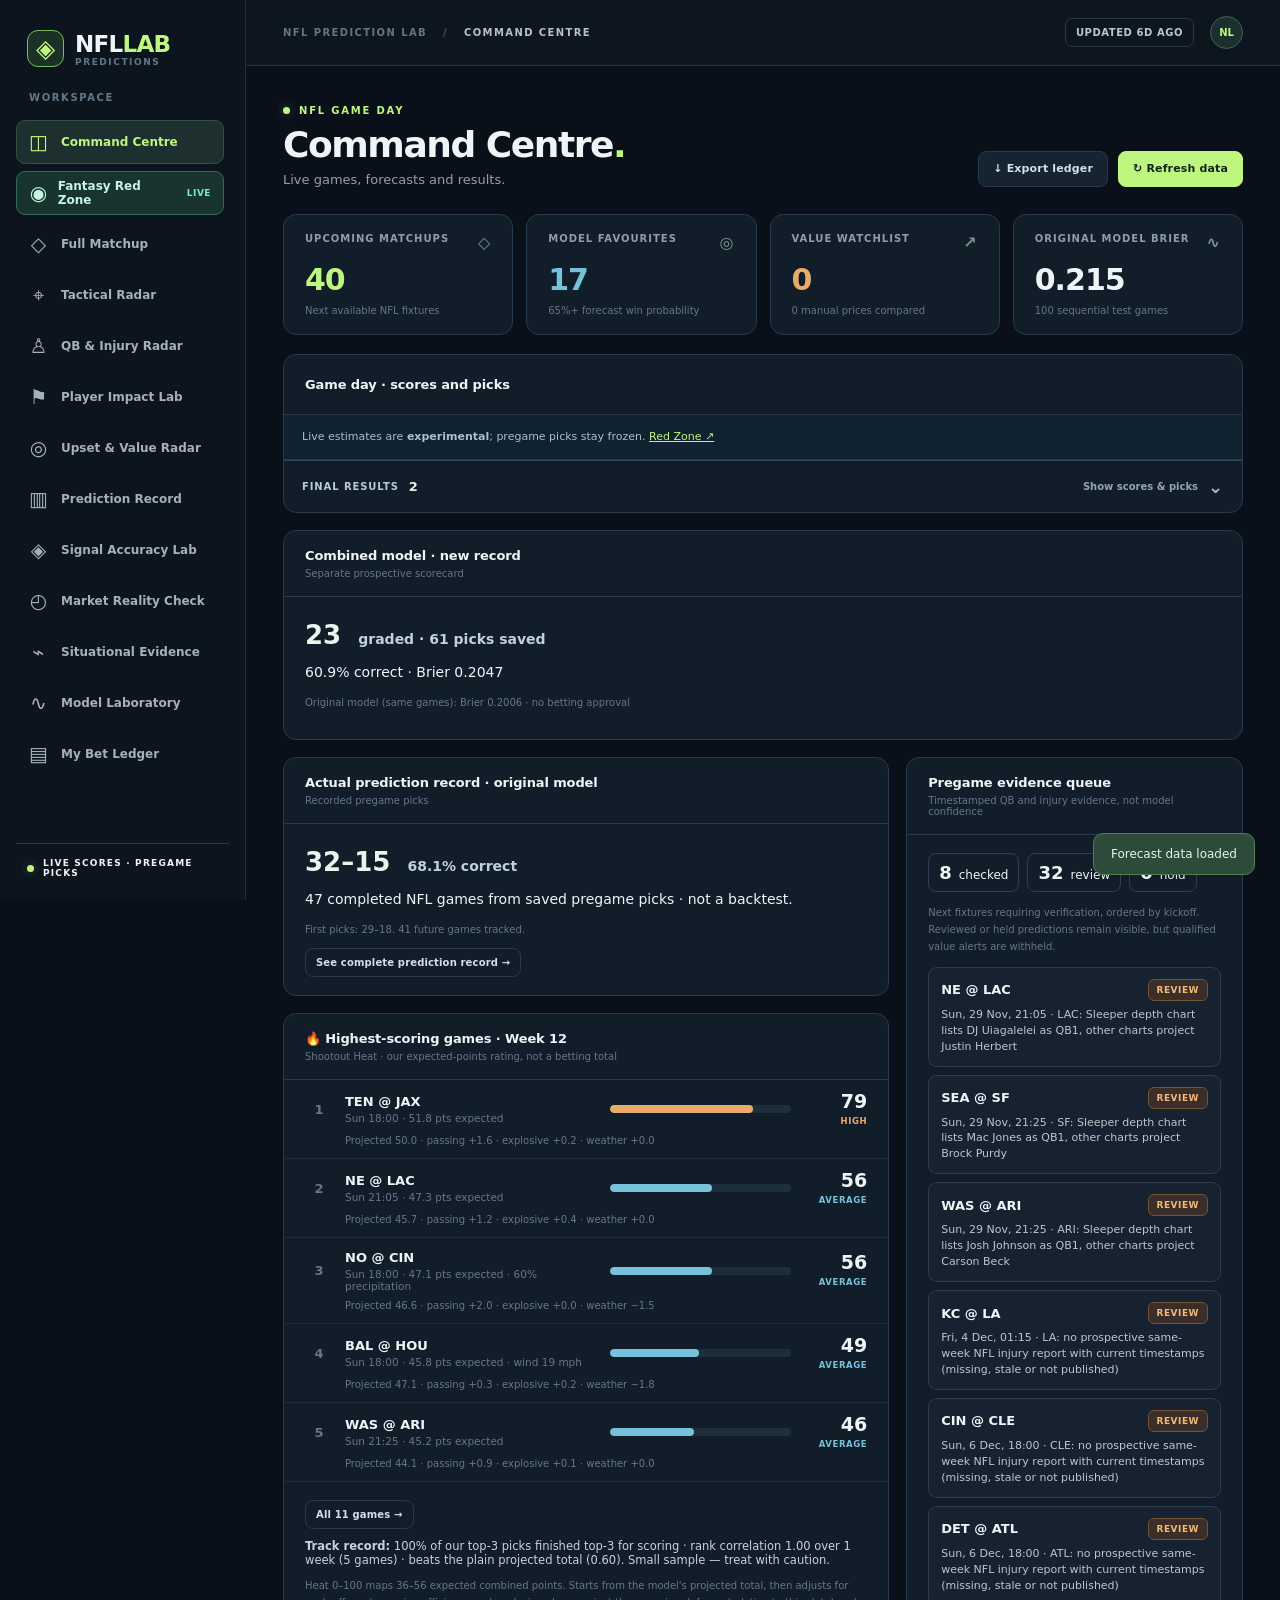
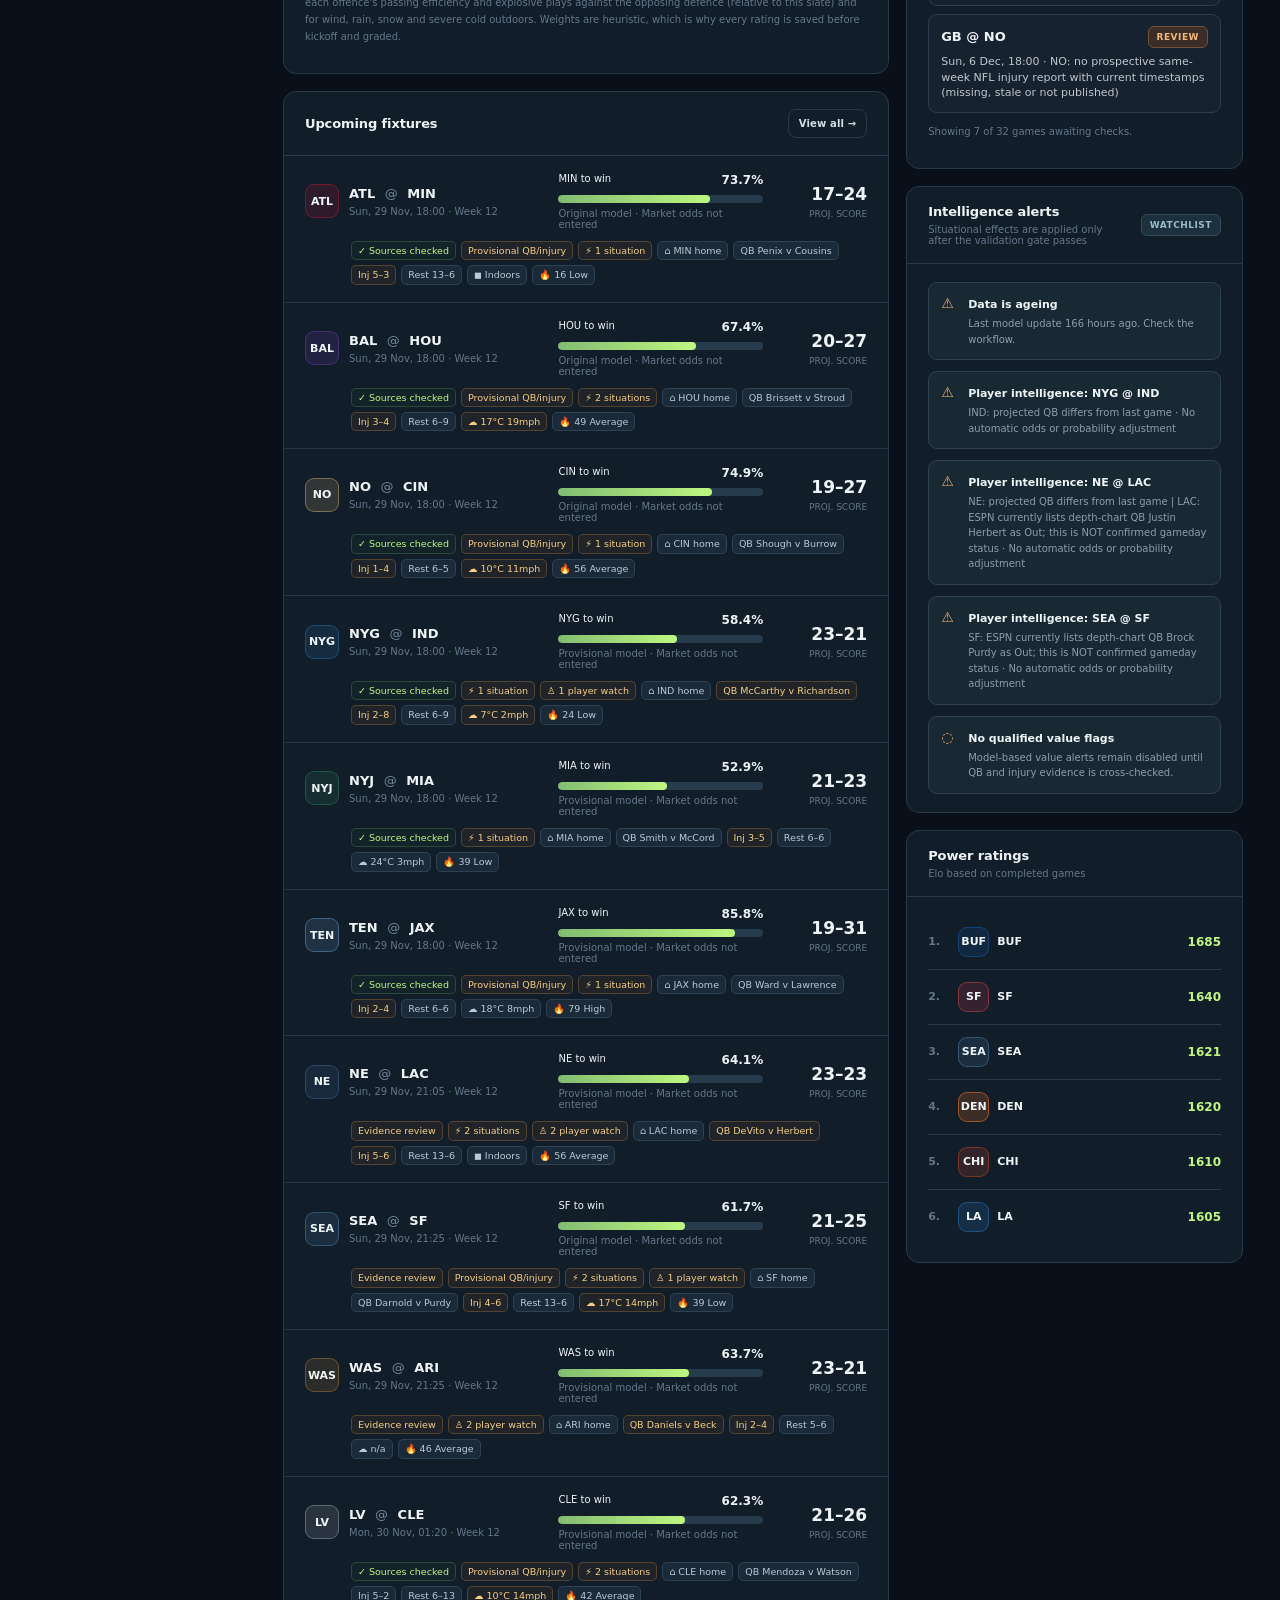
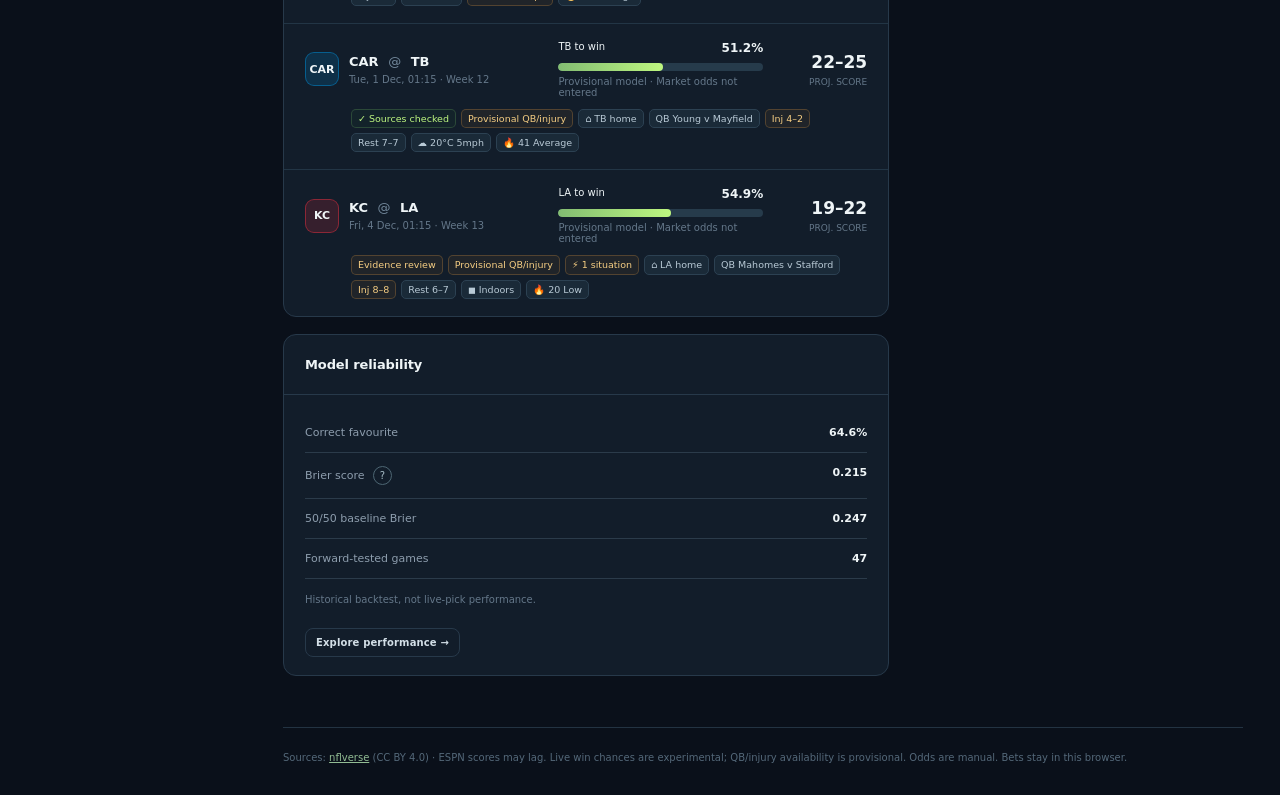
<file: index.html>
<!doctype html>
<html lang="en">
<head>
  <meta charset="utf-8" />
  <meta name="viewport" content="width=device-width, initial-scale=1" />
  <meta name="theme-color" content="#0a101a" />
  <meta name="description" content="NFL Prediction Lab: transparent, evidence-led game forecasts, value comparisons and independent model tracking." />
  <title>NFL Prediction Lab — Command Centre</title>
  <link rel="icon" href="assets/favicon.svg" type="image/svg+xml" />
  <link rel="stylesheet" href="assets/styles.css?v=3-12-0-model-toggle" />
  <link rel="stylesheet" href="assets/full-matchup.css" />
  <link rel="stylesheet" href="assets/prediction-factors.css?v=2" />
  <link rel="stylesheet" href="assets/layout-fixes.css?v=1" />
  <link rel="stylesheet" href="assets/live-win-model.css?v=2-final-result" />
</head>
<body>
  <div class="shell">
    <aside class="sidebar">
      <div class="brand"><span class="brand-mark">◈</span><div><strong>NFL<span class="brand-accent">LAB</span></strong><small>PREDICTIONS</small></div><button id="sideClose" class="sidebar-close" type="button" aria-label="Close navigation">×</button></div>
      <div class="side-label">WORKSPACE</div>
      <nav id="nav" aria-label="Dashboard navigation" tabindex="0">
        <button class="nav-link active" data-tab="overview"><span>◫</span> Command Centre</button>
        <a class="nav-link nav-redzone" href="./redzone.html"><span aria-hidden="true">◉</span> Fantasy Red Zone <small class="nav-live-tag">LIVE</small></a>
        <button class="nav-link" data-tab="matchups"><span>◇</span> Full Matchup</button>
        <button class="nav-link" data-tab="tactics"><span>⌖</span> Tactical Radar</button>
        <button class="nav-link" data-tab="players"><span>♙</span> QB & Injury Radar</button>
        <button class="nav-link" data-tab="impact"><span>⚑</span> Player Impact Lab</button>
        <button class="nav-link" data-tab="radar"><span>◎</span> Upset & Value Radar</button>
        <button class="nav-link" data-tab="performance"><span>▥</span> Prediction Record</button>
        <button class="nav-link" data-tab="accuracy"><span>◈</span> Signal Accuracy Lab</button>
        <button class="nav-link" data-tab="audit"><span>◴</span> Market Reality Check</button>
        <button class="nav-link" data-tab="evidence"><span>⌁</span> Situational Evidence</button>
        <button class="nav-link" data-tab="models"><span>∿</span> Model Laboratory</button>
        <button class="nav-link" data-tab="bets"><span>▤</span> My Bet Ledger</button>
      </nav>
      <div class="sidebar-bottom"><span class="live-dot"></span><span>LIVE SCORES · PREGAME PICKS</span></div>
    </aside>
    <button class="nav-backdrop" id="navBackdrop" aria-label="Close navigation" type="button" hidden></button>
    <div class="workspace">
      <header class="topbar">
        <div class="topbar-left"><button id="mobileMenu" class="mobile-menu" type="button" aria-label="Open navigation" aria-expanded="false" aria-controls="nav">☰</button><div class="breadcrumb">NFL PREDICTION LAB <span>/</span> <strong id="breadcrumb">COMMAND CENTRE</strong></div></div>
        <div class="topbar-right"><span class="meta-chip" id="dataAge">AWAITING DATA</span><span class="avatar">NL</span></div>
      </header>
      <main class="main" id="content" tabindex="-1">
        <section class="hero">
          <div><div class="eyebrow"><span class="tiny-dot"></span> NFL GAME DAY</div><h1 id="pageTitle">Command Centre<span class="title-dot">.</span></h1><p id="pageIntro">Live games, forecasts and results.</p></div>
          <div class="hero-actions"><button class="btn btn-secondary" id="exportBtn">↓ Export ledger</button><button class="btn btn-primary" id="refreshBtn">↻ Refresh data</button></div>
        </section>
        <section id="appContent" aria-live="polite"></section>
        <footer>Sources: <a href="https://github.com/nflverse/nflverse-data" target="_blank" rel="noopener">nflverse</a> (CC BY 4.0) · ESPN scores may lag. Live win chances are experimental; QB/injury availability is provisional. Odds are manual. Bets stay in this browser.</footer>
      </main>
    </div>
  </div>
  <dialog id="gameDialog" class="game-dialog"><div id="dialogContent"></div></dialog>
  <dialog id="oddsDialog" class="small-dialog"><form method="dialog" id="oddsForm"><div id="oddsContent"></div></form></dialog>
  <div class="toast" id="toast" role="status" aria-live="polite"></div>
    <script src="assets/matchup-intelligence.js?v=1-9" defer></script>
  <script src="assets/live-win-model.js?v=1" defer></script>
  <script src="assets/live-win-ui.js?v=4-final-result" defer></script>
  <script src="assets/shootout-radar.js?v=3" defer></script>
  <script src="assets/prediction-factors.js?v=2" defer></script>
  <script src="assets/app.js?v=3-18-0-filters-layout" defer></script>
</body>
</html>
</file>
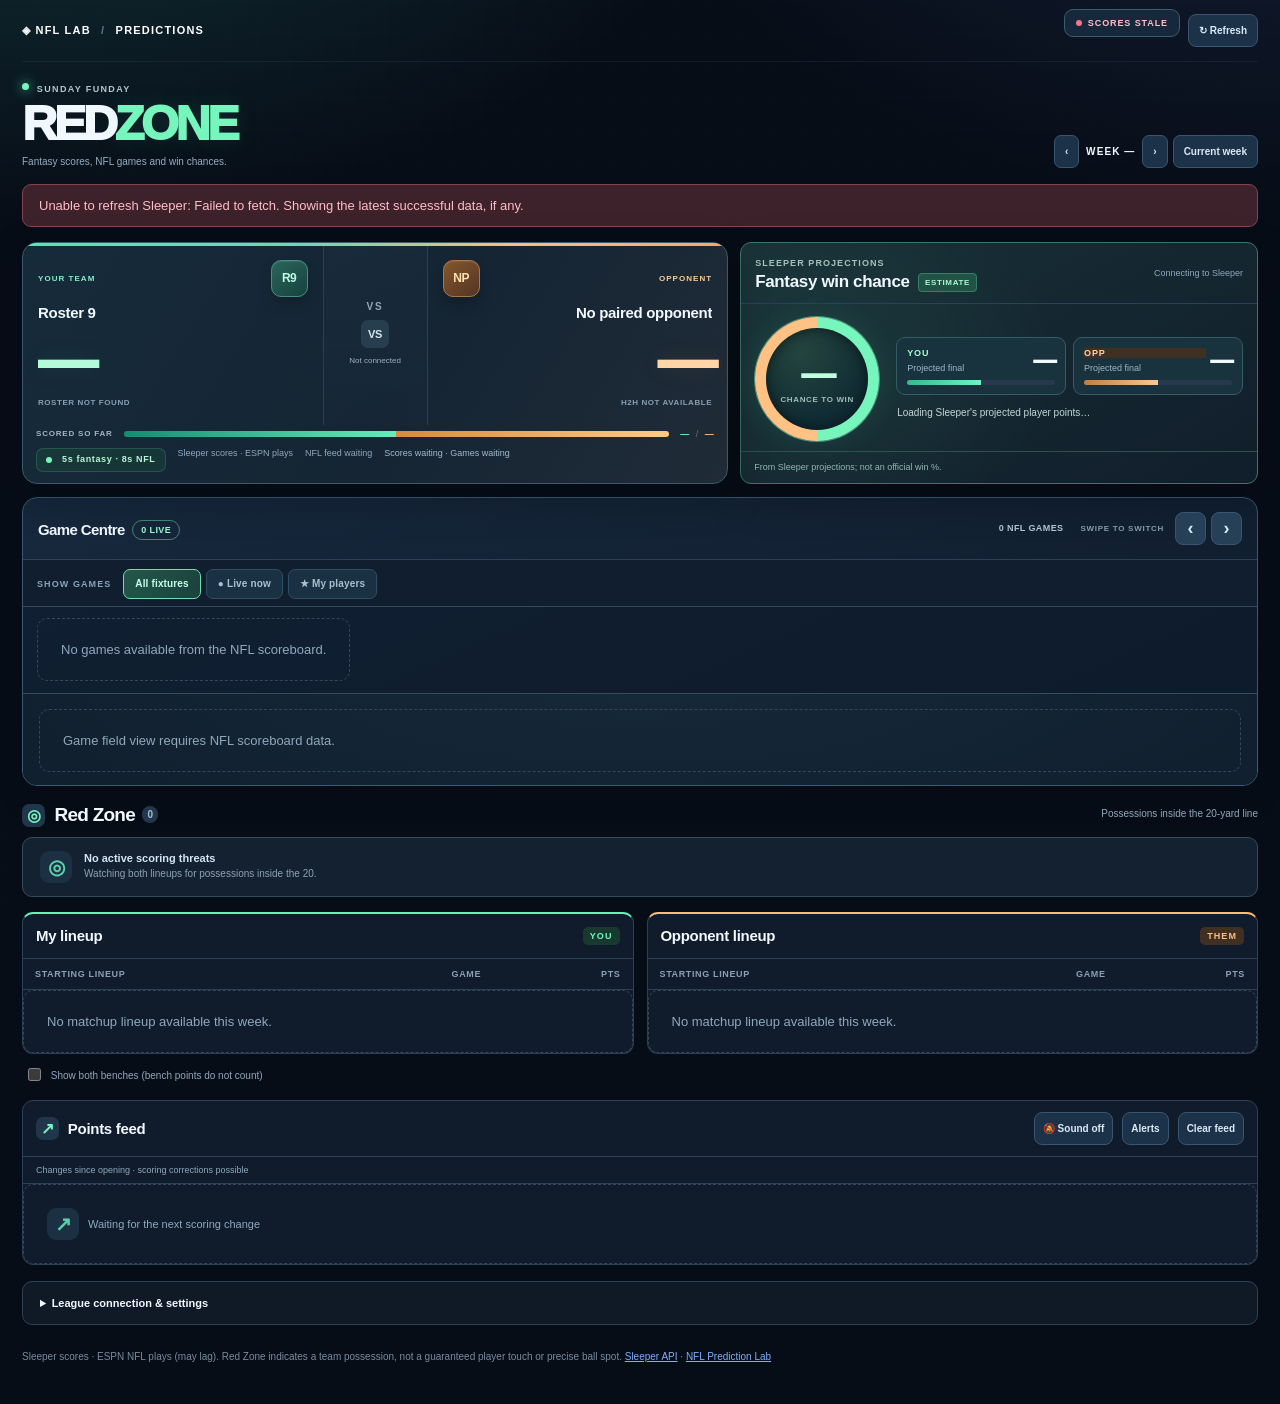
<file: redzone.html>
<!doctype html>
<html lang="en">
<head>
<meta charset="utf-8">
<meta name="viewport" content="width=device-width, initial-scale=1">
<meta name="theme-color" content="#0a111d">
<meta name="description" content="Sunday Funday fantasy matchup live scores and NFL red zone alerts, powered by Sleeper and ESPN.">
<title>Fantasy Red Zone | NFL Prediction Lab</title>
<link rel="icon" href="assets/favicon.svg" type="image/svg+xml">
<link rel="stylesheet" href="assets/live-win-model.css?v=2-final-result">
<link rel="stylesheet" href="assets/redzone.css?v=4-broadcast">
<link rel="stylesheet" href="assets/redzone-broadcast.css?v=5-fast-poll" />
</head>
<body>
<div class="shell">
  <header class="top">
    <a class="back" href="./index.html">◈ NFL LAB <span>/</span> PREDICTIONS</a>
    <div class="topright"><span id="connection" class="status"><i></i> CONNECTING</span><button id="refresh" class="small-btn">↻ Refresh</button></div>
  </header>
  <main>
    <div class="page-heading">
      <div class="title-block"><p class="eyebrow"><span class="broadcast-dot"></span> SUNDAY FUNDAY</p><h1>RED<span>ZONE</span> </h1><p class="subtitle">Fantasy scores, NFL games and win chances.</p></div>
      <div class="tools"><button id="weekPrev" class="small-btn" title="Previous week">‹</button><b id="weekLabel">WEEK —</b><button id="weekNext" class="small-btn" title="Next week">›</button><button id="currentWeek" class="small-btn subtle">Current week</button></div>
    </div>
    <div id="error" class="error" role="alert" hidden></div>
    <section class="command-deck" id="matchup" aria-label="Fantasy matchup and win forecast"><div class="matchup-live"><section class="scoreboard" aria-label="Your fantasy matchup scoreboard">
      <div class="score-side mine"><div class="score-top"><span class="overline">YOUR TEAM</span><span class="fantasy-logo" id="myBadge" aria-hidden="true">TH</span></div><strong id="myName">Tall &amp; Handsome</strong><div id="myScore" class="points">—</div><span id="myDetails" class="mini">Waiting for Sleeper</span></div>
      <div class="middle"><div class="versus">VS</div><div id="margin" class="margin">—</div><div id="lastUpdate" class="stamp">Not connected</div></div>
      <div class="score-side theirs"><div class="score-top"><span class="overline">OPPONENT</span><span class="fantasy-logo" id="theirBadge" aria-hidden="true">OP</span></div><strong id="theirName">Finding opponent</strong><div id="theirScore" class="points">—</div><span id="theirDetails" class="mini">Waiting for Sleeper</span></div>
    </section>
    <div class="score-track" aria-label="Share of points scored so far"><span class="score-track-label">SCORED SO FAR</span><div class="share-bar"><span id="myShareBar" class="share-me" style="width:50%"></span><span id="theirShareBar" class="share-them" style="width:50%"></span></div><span id="mySharePct" class="share-value">—</span><span class="share-divider">/</span><span id="theirSharePct" class="share-value theirs-share">—</span></div>
    <div class="feedmeta"><span class="fast-refresh-pill"><i class="dot green"></i> 5s fantasy · 8s NFL</span><span>Sleeper scores · ESPN plays</span><span id="gameFeedStatus">NFL play feed: waiting</span><span id="refreshDetail" class="refresh-detail" aria-live="off">Checking feeds…</span></div>

    </div>
    <section class="projections-panel panel" aria-label="Fantasy projected points and win probability">
      <div class="panelhead projection-head">
        <div><span class="eyebrow">SLEEPER PROJECTIONS</span><h2>Fantasy win chance <span class="model-label">ESTIMATE</span></h2></div>
        <span id="projectionStamp" class="muted">Loading projections…</span>
      </div>
      <div class="projection-content">
        <div class="win-gauge" id="winGauge" style="--win:50">
          <div class="win-centre"><b id="winPct">—</b><small>CHANCE TO WIN</small></div>
        </div>
        <div class="projection-comparison">
          <div class="forecast-row"><span class="forecast-side me">YOU</span><b id="myProjected">—</b><span class="forecast-descriptor">Projected final</span><div class="forecast-mini"><span id="myForecastBar"></span></div></div>
          <div class="forecast-row"><span class="forecast-side rival">OPP</span><b id="theirProjected">—</b><span class="forecast-descriptor">Projected final</span><div class="forecast-mini"><span id="theirForecastBar"></span></div></div>
          <p id="projectionStatus" class="forecast-status">Loading projections…</p>
        </div>
      </div>
      <div class="projection-disclaimer">From Sleeper projections; not an official win %.</div>
    </section>

    </section>
    <section class="game-centre panel" id="games" aria-label="Live NFL game selector">
      <div class="panelhead game-centre-head">
        <div><h2>Game Centre <span id="gamesLiveCount" class="games-live-count">—</span></h2></div>
        <div class="game-controls"><span id="gamesStatus">Loading fixtures…</span><span class="swipe-hint">SWIPE TO SWITCH</span><button type="button" class="small-btn" id="gamePrev" aria-label="Previous NFL game">‹</button><button type="button" class="small-btn" id="gameNext" aria-label="Next NFL game">›</button></div>
      </div>
      <div class="game-filterbar" role="group" aria-label="Filter NFL game carousel">
        <span class="filter-title">SHOW GAMES</span>
        <button type="button" data-game-filter="all" aria-pressed="true" class="selected">All fixtures</button>
        <button type="button" data-game-filter="live" aria-pressed="false">● Live now</button>
        <button type="button" data-game-filter="mine" aria-pressed="false">★ My players</button>
      </div>
      <div class="game-strip" id="gameStrip" role="tablist" aria-label="Choose an NFL game"><div class="empty">Loading NFL games…</div></div>
      <div class="game-details" id="gameDetails" role="tabpanel"><div class="empty">Choose any NFL game to view the ball on the field.</div></div>
    </section>
    <section class="redzone-section">
      <div class="section-heading"><div><h2><span class="section-graphic">◎</span> Red Zone <span id="rzCount" class="rz-count">0</span></h2></div><span class="muted">Possessions inside the 20-yard line</span></div>
      <div id="redzones" class="redzones"><div class="empty">Checking NFL games for Red Zone possessions…</div></div>
    </section>
    <div id="players" class="lineup-toolbar" aria-label="Choose fantasy lineup"><div class="view-switch"><button type="button" class="active" data-view="mine" aria-pressed="true">◉ My team</button><button type="button" data-view="theirs" aria-pressed="false">◉ Opponent</button></div></div>
    <section class="columns" id="lineups" data-view="mine">
      <div class="panel team-panel"><div class="panelhead"><h2>My lineup <span id="myCount" class="count"></span></h2><span class="side-tag yours">YOU</span></div><div class="table-head"><span>STARTING LINEUP</span><span>GAME</span><span>PTS</span></div><div id="myPlayers"><div class="empty">Loading starters…</div></div></div>
      <div class="panel opponent-panel"><div class="panelhead"><h2>Opponent lineup <span id="theirCount" class="count"></span></h2><span class="side-tag rival">THEM</span></div><div class="table-head"><span>STARTING LINEUP</span><span>GAME</span><span>PTS</span></div><div id="theirPlayers"><div class="empty">Loading starters…</div></div></div>
    </section>
    <div class="bench-actions"><label><input id="benchToggle" type="checkbox"> Show both benches (bench points do not count)</label></div>
    <section id="scoringSection" class="panel activity-panel"><div class="panelhead"><h2><span class="section-graphic">↗</span> Points feed</h2><div class="actions"><button id="sound" class="small-btn">🔕 Sound off</button><button id="notifications" class="small-btn">Alerts</button><button id="clearActivity" class="small-btn subtle">Clear feed</button></div></div><div class="activity-help">Changes since opening · scoring corrections possible</div><div id="activity" class="activity"><div class="empty">Waiting for the next fantasy-points change…</div></div></section>
    <section class="settings"><details><summary>League connection &amp; settings</summary><div class="settings-body"><p>Default: Sunday Funday. Change the league or roster below.</p><div class="settings-controls"><label>Sleeper league ID <input id="leagueInput" inputmode="numeric" autocomplete="off"></label><label>My roster number <input id="rosterInput" type="number" min="1" max="99"></label><button id="saveSettings" class="small-btn primary">Connect league</button></div><p class="fine">No Sleeper password or API key needed. Settings and scoring activity remain in this browser.</p></div></details></section>
    <footer>Sleeper scores · ESPN NFL plays (may lag). Red Zone indicates a team possession, not a guaranteed player touch or precise ball spot. <a href="https://docs.sleeper.com/" target="_blank" rel="noopener">Sleeper API</a> · <a href="./index.html">NFL Prediction Lab</a></footer>
  </main>
  <nav class="mobile-dock" aria-label="Red Zone navigation"><a href="#matchup"><span aria-hidden="true">◈</span>Matchup</a><a href="#games"><span aria-hidden="true">▰</span>Games</a><a href="#players"><span aria-hidden="true">♙</span>Players</a><a href="#scoringSection"><span aria-hidden="true">↗</span>Activity</a></nav>
</div>
<script src="assets/redzone-core.js?v=4-4" defer></script>
<script src="assets/live-win-model.js?v=1" defer></script>
<script src="assets/live-win-ui.js?v=4-final-result" defer></script>
<script src="assets/redzone.js?v=9-score-alias" defer></script>
</body>
</html>
</file>
<file: assets/styles.css>
:root{--bg:#0a101a;--side:#0c141e;--panel:#121d2a;--panel2:#152231;--outline:#27394a;--muted:#8d9dad;--muted2:#647789;--white:#eff5f7;--lime:#bef780;--lime2:#78c882;--orange:#e7ac69;--red:#e78385;--blue:#76c2da;--radius:13px;color-scheme:dark}*{box-sizing:border-box}html{scroll-behavior:smooth}body{margin:0;background:var(--bg);color:var(--white);font-family:Inter,ui-sans-serif,system-ui,-apple-system,BlinkMacSystemFont,'Segoe UI',sans-serif;font-size:14px;font-weight:400}button,input,select{font:inherit}button{cursor:pointer}a{color:var(--lime)}a:hover{text-decoration:none}.shell{display:flex;min-height:100vh}.sidebar{width:246px;min-width:246px;display:flex;flex-direction:column;position:sticky;top:0;height:100vh;padding:30px 16px 22px;background:var(--side);border-right:1px solid #1e3041}.brand{display:flex;align-items:center;gap:11px;padding:0 11px 44px}.brand-mark{display:grid;place-items:center;width:37px;height:37px;border:1px solid #78bc5d;border-radius:11px;background:#1b3027;color:var(--lime);font-size:25px;line-height:1}.brand strong{display:block;font-size:23px;font-weight:850;letter-spacing:-.7px}.brand-accent{color:var(--lime)}.brand small{font-size:9px;font-weight:700;letter-spacing:1.55px;color:var(--muted2);display:block}.side-label{font-weight:750;color:var(--muted2);font-size:10px;letter-spacing:1.6px;margin:0 13px 16px}nav{display:flex;flex-direction:column;gap:7px}.nav-link{background:transparent;color:#a4b1bd;border:1px solid transparent;border-radius:9px;display:flex;align-items:center;gap:13px;min-height:44px;text-align:left;padding:0 12px;font-size:12px;font-weight:650;width:100%;transition:.15s}.nav-link span{font-size:20px;font-weight:400;width:19px;text-align:center}.nav-link:hover{background:#172737;color:#fff}.nav-link.active{background:#1d302f;border-color:#315140;color:var(--lime)}.sidebar-bottom{margin-top:auto;border-top:1px solid var(--outline);padding:22px 11px 0;display:grid;grid-template-columns:8px 1fr;gap:3px 8px;align-items:center;color:var(--white);font-size:9px;font-weight:800;letter-spacing:1.2px}.sidebar-bottom small{grid-column:2;color:var(--muted2);font-size:9px;letter-spacing:1px;font-weight:650}.live-dot,.tiny-dot{display:inline-block;width:7px;height:7px;background:var(--lime);border-radius:50%;box-shadow:0 0 10px #a1d56a55}.workspace{min-width:0;flex:1;display:flex;flex-direction:column}.topbar{height:66px;border-bottom:1px solid #22303b;display:flex;align-items:center;justify-content:space-between;padding:0 37px;background:#0d151f}.topbar-left,.topbar-right{display:flex;align-items:center;gap:16px}.breadcrumb{font-size:10px;letter-spacing:1.4px;font-weight:700;color:#607586}.breadcrumb span{margin:0 11px;color:#455667}.breadcrumb strong{color:#b3c2cb}.meta-chip{padding:8px 10px;border:1px solid var(--outline);border-radius:7px;color:#b9c7d0;font-size:10px;letter-spacing:.55px;font-weight:700}.avatar{display:grid;place-items:center;border:1px solid #446258;color:var(--lime);width:33px;height:33px;border-radius:50%;font-size:10px;font-weight:850;background:#1b302d}.main{max-width:1570px;padding:39px 37px 28px;width:100%;margin:0 auto}.hero{display:flex;gap:15px;justify-content:space-between;align-items:end;margin-bottom:27px}.eyebrow{color:var(--lime);font-size:10px;letter-spacing:1.8px;font-weight:800;display:flex;align-items:center;gap:9px;margin-bottom:9px}h1{font-size:36px;letter-spacing:-1.45px;line-height:1.1;margin:0 0 7px;font-weight:800}.title-dot{color:var(--lime)}.hero p{color:#8ea1b1;margin:0;font-size:13px}.hero-actions{display:flex;gap:10px}.btn{border-radius:8px;min-height:36px;padding:0 14px;font-size:11px;font-weight:800;letter-spacing:.15px;border:1px solid var(--outline);background:var(--panel);color:#d3dfe7}.btn:hover{filter:brightness(1.12)}.btn-primary{background:var(--lime);color:#112318;border:1px solid var(--lime)}.btn-secondary{background:#162330}.btn-ghost{background:transparent}.btn-sm{min-height:29px;padding:0 10px;font-size:10px}.mobile-menu{display:none;color:#fff;background:transparent;border:0;font-size:22px}.summary{display:grid;grid-template-columns:repeat(4,1fr);gap:13px;margin-bottom:19px}.metric{border:1px solid var(--outline);border-radius:var(--radius);padding:18px 21px;background:var(--panel);position:relative;min-height:115px}.metric-label{font-size:10px;font-weight:750;color:var(--muted);letter-spacing:1px;text-transform:uppercase;display:flex;justify-content:space-between;gap:8px}.metric-number{font-size:30px;letter-spacing:-1px;font-weight:780;margin-top:13px;font-variant-numeric:tabular-nums;line-height:1}.metric-sub{font-size:10px;margin-top:10px;color:var(--muted2)}.metric-ico{color:#78938d;font-size:16px}.metric-lime{color:var(--lime)}.metric-blue{color:var(--blue)}.metric-orange{color:var(--orange)}.grid-main{display:grid;grid-template-columns:minmax(0,1.8fr) minmax(280px,1fr);gap:17px}.panel{border:1px solid var(--outline);background:var(--panel);border-radius:var(--radius);margin-bottom:17px;overflow:hidden}.panel-head{padding:17px 21px;border-bottom:1px solid var(--outline);display:flex;align-items:center;justify-content:space-between;gap:12px;min-height:60px}.panel-title{font-weight:800;font-size:13px;letter-spacing:-.12px}.panel-sub{color:var(--muted2);font-size:10px;margin-top:5px}.panel-body{padding:18px 21px}.panel-note{font-size:10px;color:var(--muted2);line-height:1.55}.tag{display:inline-flex;align-items:center;gap:6px;border:1px solid #344858;background:#1d303d;color:#9cb9c6;border-radius:6px;font-size:9px;font-weight:800;letter-spacing:.5px;padding:5px 8px;white-space:nowrap}.tag-lime{border-color:#3d6342;background:#1d3c31;color:var(--lime)}.tag-warn{border-color:#725335;background:#3b2d28;color:#f2b979}.tag-red{border-color:#6c3f40;background:#402c31;color:#ff9b9b}.game-row{display:grid;grid-template-columns:1fr 1.3fr 85px;gap:12px;align-items:center;padding:17px 21px;border-bottom:1px solid #223545;cursor:pointer;transition:.14s}.game-row:hover{background:#1b2d3a}.game-row:last-child{border-bottom:0}.game-teams{display:flex;align-items:center;gap:10px;min-width:0}.team-bubble{display:grid;place-items:center;min-width:34px;height:34px;border:1px solid #405669;border-radius:9px;font-size:11px;font-weight:850;color:var(--white);background:#1f3546}.team-line{font-weight:760;font-size:12px;white-space:nowrap;overflow:hidden;text-overflow:ellipsis}.game-meta{font-size:10px;color:var(--muted2);margin-top:5px}.versus{color:#73899c;font-weight:500;margin:0 5px}.prob-head{display:flex;justify-content:space-between;gap:9px;font-size:10px;margin-bottom:8px;font-variant-numeric:tabular-nums}.prob-head b{font-size:12px}.prob-track{height:8px;border-radius:10px;background:#263b4b;overflow:hidden;display:flex}.prob-fill{height:100%;background:linear-gradient(90deg,#82bc72,var(--lime));border-radius:10px}.prob-away{color:var(--muted2)}.game-proj{text-align:right}.game-proj strong{font-variant-numeric:tabular-nums;display:block;font-size:17px}.game-proj small{display:block;font-size:9px;color:var(--muted2);margin-top:5px}.empty{padding:42px 26px;text-align:center}.empty-symbol{font-size:32px;color:var(--lime);opacity:.8}.empty h3{margin:14px 0 7px;font-size:17px}.empty p{color:var(--muted);max-width:460px;margin:0 auto;line-height:1.6;font-size:12px}.right-stack{display:flex;flex-direction:column}.alert-list{display:flex;flex-direction:column;gap:11px}.alert{display:flex;gap:10px;border:1px solid #2f424c;background:#192934;border-radius:9px;padding:12px}.alert-icon{font-size:14px;color:var(--orange);min-width:17px}.alert strong{font-size:11px}.alert p{margin:5px 0 0;font-size:10px;line-height:1.55;color:var(--muted)}.stat-pair{display:flex;justify-content:space-between;padding:13px 0;border-bottom:1px solid #2b3b4a;font-size:11px;color:var(--muted)}.stat-pair:last-child{border:0}.stat-pair strong{color:var(--white);font-variant-numeric:tabular-nums}.stat-pair .good{color:var(--lime)}.section-space{margin-top:20px}.tabs-filter{display:flex;gap:8px;flex-wrap:wrap}.seg{border:1px solid #2b3e50;background:#172735;color:var(--muted);font-size:10px;font-weight:750;padding:8px 10px;border-radius:7px}.seg.active{color:#0c2218;background:var(--lime);border-color:var(--lime)}.rank-item{display:grid;grid-template-columns:20px 1fr 75px;gap:10px;align-items:center;padding:12px 0;border-bottom:1px solid #2b3b4a}.rank-item:last-child{border-bottom:0}.rank-item .pos{color:var(--muted2);font-weight:800;font-size:11px}.rank-item .name{font-size:11px;font-weight:700}.rank-item .rating{text-align:right;font-size:12px;color:var(--lime);font-weight:850}.col-stack{display:grid;gap:17px}.full-panel{margin-bottom:18px}.data-banner{border:1px solid #6a5235;background:linear-gradient(120deg,#302b25,#1e252c);border-radius:10px;padding:16px 17px;margin-bottom:20px;display:flex;justify-content:space-between;align-items:center;gap:15px}.data-banner strong{display:block;color:#f0c68a;font-size:12px}.data-banner p{font-size:11px;line-height:1.45;margin:5px 0 0;color:#c6bcb0}.data-banner a{color:#f0c68a}.note-box{padding:13px 15px;border:1px dashed #35495b;border-radius:9px;background:#152533;color:var(--muted);font-size:11px;line-height:1.6}.value-row{display:grid;grid-template-columns:1.3fr 85px 85px 85px 130px;gap:12px;align-items:center;padding:15px 21px;border-bottom:1px solid var(--outline)}.value-row:last-child{border:0}.value-row>div>strong{display:block;font-size:12px}.value-row small{font-size:10px;color:var(--muted)}.value-head{font-size:9px;color:var(--muted2);font-weight:800;text-transform:uppercase}.value-col{font-variant-numeric:tabular-nums;font-size:12px}.value-highlight{font-weight:850;color:var(--lime)}.value-danger{color:var(--red)}.p-bars{display:flex;align-items:end;justify-content:space-between;gap:9px;height:150px;padding:15px 2px 8px;border-bottom:1px solid #52606b}.p-bar{display:flex;flex:1;height:100%;align-items:end;justify-content:center;position:relative;max-width:74px}.p-bar .bar{background:linear-gradient(0deg,#377f73,#a2d979);width:70%;min-height:2px;border-radius:4px 4px 0 0}.p-bar label{position:absolute;top:100%;left:50%;transform:translateX(-50%);white-space:nowrap;font-size:9px;color:var(--muted2);padding-top:8px}.p-bar .bar-caption{position:absolute;bottom:calc(var(--val) + 6px);font-size:9px;color:#c5d9da}.p-chart-space{height:25px}.table-wrap{overflow:auto}.data-table{border-collapse:collapse;width:100%;min-width:620px}.data-table th{text-align:left;padding:13px 17px;border-bottom:1px solid var(--outline);font-size:10px;letter-spacing:.6px;color:var(--muted2);font-weight:800;text-transform:uppercase}.data-table td{border-bottom:1px solid #233648;padding:13px 17px;font-size:11px}.data-table tr:last-child td{border-bottom:0}.data-table td.num{font-variant-numeric:tabular-nums;font-weight:750}.positive{color:var(--lime)}.negative{color:var(--red)}.muted{color:var(--muted)}.tiny{font-size:10px;color:var(--muted2)}.field-label{display:block;color:var(--muted);font-size:10px;letter-spacing:.7px;font-weight:800;margin-bottom:7px;text-transform:uppercase}.input,.select{background:#0f1c2a;border:1px solid #385065;border-radius:8px;color:#f2f8f5;padding:10px 11px;outline:none;width:100%;font-size:12px;min-height:37px}.input:focus,.select:focus{border-color:var(--lime)}.form-row{display:grid;grid-template-columns:repeat(2,1fr);gap:13px;margin-bottom:12px}.form-row.three{grid-template-columns:repeat(3,1fr)}.instruction{color:var(--muted);font-size:11px;line-height:1.5}.lab-card{background:#172838;border:1px solid #2c4252;border-radius:10px;padding:18px}.lab-card h3{margin:0 0 8px;font-size:12px}.lab-card p{margin:0;color:var(--muted);font-size:11px;line-height:1.65}.lab-grid{display:grid;grid-template-columns:repeat(3,1fr);gap:12px}.status-dot{display:inline-block;width:7px;height:7px;border-radius:100%;background:var(--muted2);margin-right:6px}.status-dot.on{background:var(--lime)}.status-dot.off{background:var(--orange)}.search-row{display:flex;justify-content:space-between;gap:11px;align-items:center;padding:0 0 14px;flex-wrap:wrap}.search-row input{width:min(280px,100%)}.dialog-header{padding:22px 25px 18px;border-bottom:1px solid var(--outline);display:flex;justify-content:space-between;align-items:flex-start;gap:15px}.dialog-content{padding:22px 25px 25px}.game-dialog,.small-dialog{background:#101d2b;border:1px solid #3c5161;border-radius:16px;color:var(--white);max-width:min(760px,calc(100vw - 28px));width:760px;max-height:88vh;padding:0;box-shadow:0 24px 100px #0009;overflow:auto}.small-dialog{width:470px}.game-dialog::backdrop,.small-dialog::backdrop{background:#03070bcc;backdrop-filter:blur(5px)}.modal-title{font-size:23px;letter-spacing:-.7px;margin:5px 0 6px}.modal-sub{color:var(--muted);font-size:11px}.close{font-size:21px;color:var(--muted);border:1px solid var(--outline);background:transparent;border-radius:8px;height:32px;width:32px}.detail-prob{display:grid;grid-template-columns:1fr 1fr 1fr;gap:12px;margin-bottom:17px}.detail-stat{text-align:center;background:#172938;padding:16px 10px;border-radius:10px;border:1px solid #2d4354}.detail-stat b{display:block;font-size:22px;font-variant-numeric:tabular-nums}.detail-stat span{font-size:9px;color:var(--muted);display:block;margin-top:8px;text-transform:uppercase;letter-spacing:.8px}.mini-title{font-size:11px;letter-spacing:.6px;font-weight:850;margin:0 0 12px}.scenarios{display:grid;gap:10px}.scenario{border-left:2px solid #87bb78;padding:6px 12px;background:#172836}.scenario strong{font-size:11px}.scenario p{font-size:11px;line-height:1.6;color:var(--muted);margin:6px 0 0}.pill-action{font-size:10px;color:var(--lime);font-weight:800;background:transparent;border:0;padding:4px}.source-meta{color:var(--muted2);font-size:10px;line-height:1.7}footer{color:#546879;font-size:10px;line-height:1.9;margin-top:34px;border-top:1px solid #233342;padding-top:20px}footer a{color:#92bd94}.toast{position:fixed;right:25px;bottom:25px;background:#2c4b3a;color:#e6f8e3;border:1px solid #567b55;padding:13px 17px;border-radius:10px;font-size:12px;z-index:20;opacity:0;transform:translateY(10px);pointer-events:none;transition:.25s}.toast.show{opacity:1;transform:translateY(0)}.loading{padding:100px 10px;text-align:center;color:var(--muted)}.loading span{font-size:28px;color:var(--lime)}.banner-plain{margin-bottom:18px;padding:13px 17px;border:1px solid #34465a;border-radius:9px;background:#182839;color:#acc4d3;font-size:11px;line-height:1.6}.inline-cta{display:flex;gap:9px;margin-top:13px;flex-wrap:wrap}.help-line{font-size:10px;color:var(--muted);margin-top:8px}.data-item{padding:12px 0;border-bottom:1px solid var(--outline)}.data-item:last-child{border:0}.data-item b{font-size:11px;display:block}.data-item p{font-size:10px;line-height:1.5;color:var(--muted);margin:5px 0 0}.model-readout{font-variant-numeric:tabular-nums;color:var(--lime);font-size:20px;font-weight:780}.divider{height:1px;background:var(--outline);margin:18px 0}.info-icon{display:inline-grid;place-items:center;width:19px;height:19px;border-radius:50%;border:1px solid #4d6673;color:#a6bcc6;font-size:10px;margin-left:5px;cursor:help}.ledger-head{display:flex;gap:12px;align-items:center;justify-content:space-between;flex-wrap:wrap;margin-bottom:17px}.win{color:var(--lime)}.loss{color:var(--red)}
@media(max-width:1120px){.sidebar{width:210px;min-width:210px}.main{padding:28px 22px}.topbar{padding:0 22px}.grid-main{grid-template-columns:1.35fr 1fr}.summary{grid-template-columns:repeat(2,1fr)}.game-row{grid-template-columns:1.2fr 1fr 60px}.value-row{grid-template-columns:1.3fr repeat(3,70px) 110px}}
@media(max-width:820px){.sidebar{position:fixed;z-index:15;transform:translateX(-105%);transition:transform .2s;box-shadow:10px 0 40px #0006}.sidebar.open{transform:translateX(0)}.mobile-menu{display:block}.topbar{height:58px}.main{padding:26px 17px}.grid-main{grid-template-columns:1fr}.summary{grid-template-columns:repeat(2,1fr)}.hero{align-items:flex-start}.hero-actions{margin-top:6px}h1{font-size:30px}.lab-grid{grid-template-columns:1fr 1fr}.value-row{grid-template-columns:1.2fr 70px 70px 70px 100px;min-width:650px}}
@media(max-width:520px){.hero{display:block}.hero-actions{margin-top:19px}.summary{gap:9px}.metric{padding:15px;min-height:102px}.metric-number{font-size:25px}.metric-label{font-size:9px}.topbar .breadcrumb{font-size:9px;letter-spacing:.7px}.topbar .breadcrumb span{margin:0 5px}.meta-chip{font-size:8px;padding:6px}.avatar{display:none}.game-row{grid-template-columns:minmax(0,1fr) 1fr;gap:10px;padding:14px}.game-proj{display:none}.game-teams{gap:7px}.team-line{font-size:11px}.team-bubble{min-width:26px;height:28px;font-size:9px}.prob-head{font-size:9px}.panel-head{padding:14px 15px}.panel-body{padding:15px}.lab-grid{grid-template-columns:1fr}.detail-prob{gap:7px}.detail-stat b{font-size:17px}.dialog-header{padding:19px 16px}.dialog-content{padding:17px}.form-row.three{grid-template-columns:1fr 1fr}.metric-sub{font-size:9px}}
.rank-item .name{display:flex;align-items:center;gap:8px;min-width:0}
.rank-item .team-bubble{width:31px;min-width:31px;height:30px;flex:none}
.rank-item .name>span:last-child{margin-left:0!important}

/* Situational Matchup Intelligence */
.situation-badge{display:inline-block;margin-left:5px;color:#f6ce83;background:#6b4f2628;border:1px solid #82613785;border-radius:5px;padding:2px 4px;font-size:9px;white-space:nowrap}
.situational-summary{display:grid;grid-template-columns:1fr 1fr;gap:10px;margin:8px 0 15px}.situational-summary .data-item{background:#192e39;padding:12px;border:1px solid #304654;border-radius:8px}.signal-list{display:grid;gap:9px;margin-bottom:12px}.signal-card{background:#352b23;border-left:3px solid #e3b66c;border-radius:7px;padding:11px 14px}.signal-card .signal-label{font-size:11px;font-weight:850;color:#f0ca85}.signal-card .signal-side{margin-left:10px;font-size:10px;color:#cdb79b}.signal-card p{margin:7px 0 0;color:#d5c6b2;font-size:11px;line-height:1.5}.signal-radar-item{border-bottom:1px solid var(--outline);padding:15px 19px;cursor:pointer}.signal-radar-item:focus,.signal-radar-item:hover{background:#263849}.signal-radar-top{display:flex;align-items:center;justify-content:space-between;gap:10px}.signal-radar-top strong{font-size:12px}.signal-radar-list{display:flex;gap:5px;flex-wrap:wrap;margin-top:9px}.signal-radar-list span{font-size:9px;color:#f3ce8a;padding:5px 7px;background:#62492e44;border:1px solid #88644566;border-radius:5px}.signal-radar-item p{margin:8px 0 0;color:var(--muted);font-size:10px}@media(max-width:520px){.situational-summary{grid-template-columns:1fr}}

/* Research-gated situational overlay */
.model-adjustment{border:1px solid #3e5964;background:#132c36;border-radius:8px;padding:12px 14px;margin:0 0 13px}.model-adjustment strong{font-size:11px;color:#a7ddc3}.model-adjustment p{font-size:11px;color:#aec2c9;line-height:1.6;margin:6px 0 0}.validation-head{display:flex;align-items:center;justify-content:space-between;gap:18px;margin-bottom:16px}.validation-head strong{font-size:13px}.validation-head p{color:var(--muted);font-size:11px;line-height:1.5;margin:5px 0}.effects-details{margin-top:15px;padding:12px;border:1px solid #324c5d;border-radius:9px}.effects-details summary{cursor:pointer;font-size:12px;font-weight:700}.effects-grid{margin-top:12px}.effects-grid .stat-pair span{font-size:11px}.effects-grid .stat-pair small{color:var(--muted2)}@media(max-width:520px){.validation-head{align-items:flex-start;flex-direction:column}}

/* v1.3 team-level tactical mismatch intelligence */
.tactical-summary{display:grid;grid-template-columns:1fr 1fr;gap:13px;margin-bottom:12px}.tactical-summary .data-item{background:#152b35;border:1px solid #335565;padding:13px;border-radius:9px}.tactical-summary .data-item p{line-height:1.8}.tactical-grid{display:grid;grid-template-columns:1fr 1fr;gap:9px;margin:12px 0}.tactical-factor{background:#1e2e3e;border:1px solid #34475a;border-radius:9px;padding:12px;display:flex;flex-direction:column;gap:5px}.tactical-factor b{font-size:11px}.tactical-factor strong{font-size:13px}.tactical-factor small{font-size:10px;color:#9bafbf}@media(max-width:520px){.tactical-summary,.tactical-grid{grid-template-columns:1fr}}

/* v1.4 — QB and injury board */
.qb-matchup{display:grid;grid-template-columns:1fr 1fr;gap:12px;margin:12px 0}
.qb-team,.injury-team{background:#192b3a;border:1px solid #344c5e;border-radius:11px;padding:15px;min-width:0}
.qb-team h3{font-size:18px;margin:12px 0 4px;letter-spacing:-.4px}
.qb-team-head{display:flex;align-items:center;justify-content:space-between;gap:10px;font-size:11px;flex-wrap:wrap}
.qb-stat-grid{display:grid;grid-template-columns:repeat(2,minmax(0,1fr));gap:8px;margin-top:14px}
.qb-stat-grid>div{background:#102434;border-radius:7px;border:1px solid #304b59;padding:10px;min-width:0}
.qb-stat-grid small{display:block;color:#8fa8ba;font-size:9px;margin-bottom:7px}.qb-stat-grid b{font-size:15px;color:#b7df9d;font-variant-numeric:tabular-nums}
.qb-board-line{display:flex;align-items:center;gap:20px;margin-top:9px;flex-wrap:wrap;color:#a5becd;font-size:11px}
.player-flag-list{display:grid;gap:8px}.injury-row{display:flex;gap:9px;justify-content:space-between;align-items:start;border-bottom:1px solid #344655;padding:13px 0}
.injury-row:last-child{border-bottom:0}.injury-row b{font-size:11px}.injury-row small{display:block;margin-top:5px;color:#9aaebe;font-size:10px;line-height:1.45}.status-pill{white-space:nowrap;padding:5px 7px;border:1px solid #6c5d36;background:#493a2b;border-radius:6px;font-size:9px;color:#f5c680;font-weight:800}.status-pill.status-out{background:#4f2e32;color:#ffafb3;border-color:#9a444d}
@media(max-width:600px){.qb-matchup{grid-template-columns:1fr}}

/* v1.5 — Player Impact Lab, feature eligibility and evidence panels */
.impact-board{display:grid;gap:0}.impact-game{display:grid;grid-template-columns:minmax(0,1.3fr) minmax(0,1fr) 18px;gap:14px;align-items:center;padding:16px 18px;border-bottom:1px solid var(--outline);cursor:pointer;transition:background .15s}.impact-game:hover,.impact-game:focus-visible{background:#203648;outline-color:var(--lime)}.impact-game:last-child{border-bottom:0}.impact-game strong{display:block;font-size:12px}.impact-game small{display:block;color:var(--muted);margin-top:6px;font-size:10px;line-height:1.55}.impact-game .tag{font-size:9px}.impact-chevron{color:var(--lime);font-size:17px}.impact-stat-grid{display:grid;grid-template-columns:repeat(2,minmax(0,1fr));gap:10px;margin:12px 0}.impact-side{background:#182c39;border:1px solid #33505e;border-radius:9px;padding:13px;display:grid;gap:7px}.impact-side b{font-size:11px;color:#d6e4ec}.impact-side span{font-size:10px;color:#9bb4c2;line-height:1.45}@media(max-width:600px){.impact-stat-grid{grid-template-columns:1fr}.impact-game{grid-template-columns:1fr 1fr 14px;gap:7px;padding:13px}.impact-game strong{font-size:11px}.impact-game .tag{font-size:8px}}

/* v1.6 — source-audited closing-market comparison */
.audit-status{display:flex;flex-wrap:wrap;gap:12px;align-items:center;margin-bottom:18px;color:#aec1d1;font-size:11px}
.audit-score-chart{display:grid;gap:20px;margin:3px 0 20px}.audit-score-line{display:grid;gap:7px}.audit-score-title{display:flex;justify-content:space-between;gap:10px;color:#e4eef2;font-size:13px}.audit-score-title span{font-variant-numeric:tabular-nums;font-weight:800}.audit-score-line small{color:#8ea8b9;font-size:10px}.audit-score-track{background:#0f2331;border:1px solid #334959;border-radius:10px;height:17px;overflow:hidden}.audit-score-fill{height:100%;border-radius:10px;background:#aad38f}.audit-score-fill.market{background:#55a4c7}

/* Model registry: evidence-based, responsive model cards and category filters */
.model-registry-summary{display:flex;align-items:center;justify-content:space-between;gap:12px;flex-wrap:wrap;margin:0 0 17px;padding:0 0 14px;border-bottom:1px solid var(--outline)}
.model-registry-summary strong{font-size:15px;color:var(--text)}
.model-registry-summary span{font-size:11px;color:var(--muted);line-height:1.6}
.model-registry-controls{display:flex;gap:8px;flex-wrap:wrap;margin:0 0 17px}
.model-filter{border:1px solid #35495b;border-radius:8px;color:#b3c5d4;background:#172736;padding:9px 11px;font:inherit;font-size:11px;font-weight:700;cursor:pointer;transition:background .15s,border-color .15s}
.model-filter span{opacity:.65;margin-left:5px;font-variant-numeric:tabular-nums}
.model-filter:hover,.model-filter:focus-visible{background:#254055;border-color:#6287a0;outline-offset:2px}
.model-filter.selected{background:#244a46;border-color:#588e72;color:#c8efac}
.model-registry-card{display:flex;flex-direction:column;gap:8px;min-height:172px;min-width:0}
.model-registry-card h3{margin:0;font-size:14px;line-height:1.4}
.model-registry-card p{font-size:12px;line-height:1.6}
.model-registry-card .model-registry-kicker{margin-bottom:0;color:var(--muted)}
.model-registry-card .model-registry-proof{margin-top:auto;border-top:1px solid #314454;padding-top:10px;color:#a7c7d0;font-size:11px}
@media(max-width:600px){.model-registry-summary{align-items:flex-start}.model-registry-controls{gap:6px}.model-filter{font-size:11px;padding:8px 10px}.model-registry-card{min-height:0}}


/* v1.8: full-width, linkable matchup analysis; works without modal scrolling */
.matchup-page{max-width:1300px;margin:0 auto 28px}
.matchup-actions{display:flex;gap:9px;flex-wrap:wrap;margin:0 0 17px}
.matchup-hero{border:1px solid #385667;background:linear-gradient(135deg,#193341,#111e30);border-radius:15px;padding:22px;margin:0 0 15px}
.matchup-hero h2{font-size:clamp(19px,3vw,31px);line-height:1.3;margin:10px 0 22px;overflow-wrap:anywhere}
.matchup-headline-grid{display:grid;grid-template-columns:1fr 1.25fr 1fr;text-align:center;gap:10px;margin:15px 0}
.matchup-headline-grid>div{display:flex;align-items:center;flex-direction:column;gap:5px;min-width:0}
.matchup-headline-grid strong{font-size:clamp(21px,3vw,39px);color:#e9f6f1;font-variant-numeric:tabular-nums;white-space:nowrap}
.matchup-headline-grid small,.matchup-small{color:#a2bac6;font-size:10px;line-height:1.5}
.matchup-small{font-weight:700;letter-spacing:1px}
.matchup-prob-track{height:11px;border-radius:15px;background:#324b5d;overflow:hidden}
.matchup-prob-track>div{height:100%;background:#9ad47e}
.matchup-provenance{color:#a9c0c8;font-size:11px;line-height:1.6;margin:15px 0 0}
.matchup-detail-grid{display:grid;grid-template-columns:repeat(2,minmax(0,1fr));gap:12px}
.matchup-panel{padding:18px;border:1px solid #354b5a;border-radius:13px;background:#142536;min-width:0;overflow:hidden}
.matchup-wide{grid-column:1/-1}
.matchup-panel h3{font-size:16px;margin:0 0 9px;line-height:1.35}
.matchup-panel .source-meta{line-height:1.65}
.matchup-sub{color:#9fb5c2;font-size:11px;line-height:1.5;margin:0 0 13px}
.matchup-pagination{display:flex;justify-content:space-between;gap:10px;flex-wrap:wrap;margin:20px 0}
.matchup-page .fm-report{margin-top:0}
.matchup-page .scenarios{max-width:100%}
@media(max-width:670px){
 .matchup-hero{padding:14px}
 .matchup-actions{display:grid;grid-template-columns:1fr 1fr}
 .matchup-actions .btn:first-child{grid-column:1/-1}
 .matchup-actions .btn{white-space:normal;text-align:center}
 .matchup-headline-grid{gap:5px}
 .matchup-headline-grid strong{font-size:20px}
 .matchup-headline-grid small{font-size:9px}
 .matchup-detail-grid{grid-template-columns:minmax(0,1fr)}
 .matchup-panel{padding:12px}
 .matchup-pagination .btn{flex:1;min-width:0;white-space:normal}
}


/* v1.9: explainable matchup evidence; categorical descriptions, never ad hoc win adjustments */
.intel-section{background:linear-gradient(150deg,#142b37,#122032);border:1px solid #497181;border-radius:15px;padding:20px;margin:0 0 17px;color:#e9f5f5}
.intel-title{display:flex;align-items:flex-start;justify-content:space-between;gap:14px;flex-wrap:wrap;margin:0 0 14px}
.intel-title h3{font-size:22px;letter-spacing:-.5px;margin:6px 0 6px}
.intel-title p,.intel-evidence-caption{font-size:11px;color:#a9c4cc;line-height:1.65;margin:4px 0}
.intel-summary-strip{display:grid;grid-template-columns:1fr 1.2fr 1fr;gap:9px;margin:13px 0}
.intel-summary-strip>div{border-radius:10px;padding:12px;background:#1e394a;border:1px solid #41606d;display:flex;flex-direction:column;gap:5px}
.intel-summary-strip small{color:#a5bdc7;font-size:9px;letter-spacing:.8px}
.intel-summary-strip b{font-size:17px;color:#e7f6dc}
.intel-summary-strip span{font-size:10px;color:#bbced6}
.intel-cases{display:grid;grid-template-columns:repeat(2,minmax(0,1fr));gap:11px}
.intel-argument{background:#16293a;border:1px solid #385567;border-radius:10px;padding:14px;min-width:0}
.intel-argument h4{font-size:14px;margin:0 0 9px}
.intel-argument ol{padding-left:19px;margin:0}
.intel-argument li{font-size:11px;line-height:1.5;margin-bottom:12px}
.intel-argument li:last-child{margin-bottom:0}
.intel-argument li strong{font-size:12px;color:#e2efd9}
.intel-argument li p{font-size:11px;color:#c3d7de;margin:4px 0}
.intel-argument li small{display:block;font-size:10px;color:#92b2c0;line-height:1.5}
.intel-takeaway{background:#213b43;border-left:3px solid #99c8a5;border-radius:6px;padding:13px;color:#d9ece7;font-size:12px;line-height:1.6;margin:12px 0}
.intel-subsection{margin:18px 0 0}
.intel-subsection h4{margin:0 0 10px;font-size:14px}
.intel-subtle{font-size:10px;color:#9bb5c4;font-weight:400;margin-left:6px}
.intel-factor-grid{display:grid;grid-template-columns:repeat(2,minmax(0,1fr));gap:8px}
.intel-factor{background:#172c3e;border:1px solid #365061;border-radius:9px;padding:12px;min-width:0}
.intel-factor-heading{display:flex;align-items:center;justify-content:space-between;gap:8px;flex-wrap:wrap}
.intel-factor-heading strong{font-size:11px}
.intel-factor p{font-size:11px;line-height:1.65;color:#d6e8e5;margin:8px 0}
.intel-factor-meta{font-size:10px;color:#95b1c0;line-height:1.6}
.intel-availability-grid,.intel-qb-grid{display:grid;grid-template-columns:repeat(2,minmax(0,1fr));gap:9px}
.intel-availability,.intel-qb{background:#172d3d;border:1px solid #395363;border-radius:9px;padding:12px;min-width:0}
.intel-availability header{display:flex;align-items:center;gap:7px;justify-content:space-between;flex-wrap:wrap;font-size:12px}
.intel-availability-counts{display:grid;grid-template-columns:repeat(3,minmax(0,1fr));gap:5px;margin:12px 0}
.intel-availability-counts>div{background:#203e4c;border-radius:7px;padding:8px 5px;display:flex;flex-direction:column;gap:5px}
.intel-availability-counts b{font-size:20px;color:#f0f4ed}
.intel-availability-counts span{font-size:9px;color:#b7ced7;line-height:1.35}
.intel-availability ul{list-style:none;margin:0;padding:0}
.intel-availability li{display:flex;align-items:flex-start;flex-direction:column;border-bottom:1px solid #355060;gap:3px;padding:6px 0}
.intel-availability li b{font-size:11px}
.intel-availability li span{font-size:10px;color:#c2d3d9}
.intel-qb{display:flex;flex-direction:column;gap:6px}
.intel-qb strong{font-size:12px}
.intel-qb span{font-size:11px;line-height:1.5;color:#b9cfdd}
.intel-coverage{display:flex;gap:7px;flex-wrap:wrap}
.intel-coverage span{font-size:10px;padding:6px 9px;border-radius:7px;background:#253a49;border:1px solid #466274}
.intel-coverage .intel-coverage-on{color:#d7eecb}
.intel-coverage .intel-coverage-off{color:#e7bb98}
.intel-upset-hint{color:#cdecc3!important;max-width:360px;white-space:normal;line-height:1.5}
@media(max-width:700px){
 .intel-section{padding:12px}
 .intel-title h3{font-size:20px}
 .intel-cases,.intel-factor-grid,.intel-availability-grid,.intel-qb-grid{grid-template-columns:minmax(0,1fr)}
 .intel-summary-strip{gap:5px}
 .intel-summary-strip>div{padding:9px 6px}
 .intel-summary-strip b{font-size:14px}
 .intel-summary-strip small{font-size:8px}
 .intel-subtle{display:block;margin:3px 0}
}

.accuracy-title{padding:18px;background:#172b3c;border:1px solid #4d6775;border-radius:12px;margin-bottom:16px}.accuracy-title h2{font-size:20px;margin:0 0 7px}.accuracy-title p,.accuracy-notes{font-size:11px;line-height:1.7;color:#b3c6d2}.accuracy-notes{padding-left:20px}.accuracy-title p{margin:0 0 10px}

/* v2.2 original versus injury-aware and revised picks */
.personnel-panel{background:#172d3b;border:1px solid #526877}.revision-numbers{display:grid;grid-template-columns:repeat(3,minmax(0,1fr));gap:8px;margin:12px 0}.revision-numbers>div{padding:12px;background:#203849;border:1px solid #415c6b;border-radius:9px;display:flex;flex-direction:column;gap:7px}.revision-numbers small{font-size:9px;line-height:1.5;color:#b1c4cf}.revision-numbers strong{font-size:22px;color:#f1f4e8}.revision-numbers span{font-size:10px;color:#b5c7d4}.personnel-flag{border-left:3px solid #b5cf82;border-radius:6px;padding:12px;background:#1d3340;margin:8px 0}.personnel-flag p{font-size:11px;line-height:1.6;color:#bbced5;margin:5px 0}@media(max-width:700px){.revision-numbers{gap:5px}.revision-numbers>div{padding:8px}.revision-numbers strong{font-size:16px}.revision-numbers small{font-size:8px}}

/* v2.4: transparent grading of archived actual pregame predictions */
.revision-results td{vertical-align:top;line-height:1.55}.revision-results td small{display:block;color:#a9c0d1;font-size:10px;margin-top:5px;line-height:1.6}.revision-results td strong{display:block;white-space:nowrap}.revision-results .negative{color:#efac92}.revision-results .positive{color:#adeda7}

/* v2.5 empirical QB replacement and availability provenance */
.qb-replace-panel{background:linear-gradient(140deg,#152c36,#1b2a42);border:1px solid #5a647a}.qb-replace-head{display:flex;justify-content:space-between;align-items:center;gap:10px;flex-wrap:wrap}.qb-replace-head h3{margin:0 0 8px}.qb-replace-card{background:#223849;padding:13px;border:1px solid #4d6576;border-radius:9px;margin:12px 0}.qb-replace-head strong{font-size:12px}.qb-replace-grid{display:grid;grid-template-columns:repeat(4,minmax(0,1fr));gap:7px;margin-top:12px}.qb-replace-grid>div{display:flex;flex-direction:column;gap:5px;background:#152d3f;border-radius:7px;padding:10px}.qb-replace-grid small{font-size:9px;color:#b4c8d5}.qb-replace-grid b{font-size:17px;color:#f2f5ec}@media(max-width:700px){.qb-replace-grid{grid-template-columns:repeat(2,minmax(0,1fr))}.qb-replace-grid b{font-size:14px}}

/* v2.5.1: concise mobile QB replacement coverage and diagnostic drill-down */
.qb-replace-compact{padding:16px 18px}
.qb-replace-compact .qb-replace-head h3{font-size:17px;margin:0}
.qb-replace-summary{font-size:13px;line-height:1.6;color:#c0d3dc;margin:9px 0}
.qb-replace-small{font-size:12px;line-height:1.6;color:#b3c5d0;margin:8px 0 12px}
.qb-evidence-details{border-top:1px solid #395365;padding:10px 0 0;margin:12px 0 0}
.qb-evidence-details summary{cursor:pointer;color:#c5dae5;font-weight:600;font-size:12px;line-height:1.5}
.qb-evidence-details summary span{color:#91b2bf;font-size:11px;font-weight:400;margin-left:8px}
.qb-evidence-grid{display:grid;grid-template-columns:repeat(2,minmax(0,1fr));gap:9px;margin:12px 0}
.qb-evidence-team{background:#1c3342;border:1px solid #415b68;border-radius:9px;padding:12px;min-width:0}
.qb-evidence-team>strong{display:block;font-size:12px;margin-bottom:9px}
.qb-evidence-pair{display:flex;gap:8px;justify-content:space-between;align-items:baseline;padding:5px 0;font-size:11px}
.qb-evidence-pair span{color:#a9c2cd}.qb-evidence-pair b{font-size:11px;text-align:right;overflow-wrap:anywhere}
.qb-evidence-missing{font-size:11px;line-height:1.65;color:#ecc3a5}.qb-evidence-ok{font-size:11px;color:#afdeb7}
@media(max-width:680px){.qb-evidence-grid{grid-template-columns:1fr}.qb-replace-compact{padding:12px}.qb-evidence-details{padding-top:8px}}

/* v2.6 independent-source QB evidence, compact mobile provenance */
.qb-evidence-provider-grid{display:grid;grid-template-columns:repeat(2,minmax(0,1fr));gap:8px;margin:11px 0}
.qb-evidence-provider{padding:11px;background:#172d3b;border:1px solid #466171;border-radius:9px;min-width:0}
.qb-evidence-provider>b{display:block;font-size:11px;margin-bottom:7px}
.qb-evidence-provider>div{display:flex;gap:7px;justify-content:space-between;margin:5px 0;font-size:10px;line-height:1.45}
.qb-evidence-provider>div span{color:#afc6d3;flex-shrink:0}
.qb-evidence-provider>div strong{text-align:right;font-size:10px;overflow-wrap:anywhere}
.qb-evidence-provider>small{display:block;color:#adc4d0;font-size:9px;line-height:1.5;margin-top:8px}
@media(max-width:700px){.qb-evidence-provider-grid{grid-template-columns:1fr}}

/* v2.7: documented in-season QB1 vs recent QB2 / third-string chain */
.qb-room-chain{font-size:11px;color:#bbd3df;line-height:1.7;background:#193645;border-left:3px solid #829cae;padding:10px 12px;margin:10px 0;border-radius:7px}
.qb-room-chain strong{color:#e8f0f1}
.qb-chain-warning{display:inline-block;font-size:10px;color:#eec7a1;margin-left:4px;font-weight:700}
.qb-chain-note{font-size:11px;line-height:1.7;color:#bad9e2;background:#162f3d;border:1px solid #425c68;border-radius:7px;padding:10px;margin:12px 0}
@media(max-width:650px){.qb-room-chain,.qb-chain-note{font-size:11px;padding:9px}}


/* v2.8 — One win probability and a verified, compact attribution ladder */
.one-forecast{text-align:center}
.one-forecast-label{font-weight:700;letter-spacing:1.35px;color:#b7d1de;font-size:10px;line-height:1.5}
.one-forecast-number{font-size:clamp(58px,10vw,91px);line-height:1.04;font-weight:850;letter-spacing:-2.2px;color:#eaf8ed;font-variant-numeric:tabular-nums;margin:10px 0 1px}
.one-forecast-winner{font-weight:800;font-size:clamp(18px,3.3vw,27px);line-height:1.3;color:#f0f5f6;overflow-wrap:anywhere}
.one-forecast-comparison{font-size:12px;line-height:1.8;color:#b3ccd8;margin:10px 0 16px}
.one-forecast-comparison span{padding:0 6px}
.one-forecast .matchup-prob-track{height:13px;max-width:750px;margin:0 auto}
.one-forecast-fine{max-width:750px;font-size:10px;line-height:1.75;color:#9eb5c4;margin:13px auto 0}
.forecast-attribution{margin-bottom:14px;background:#142d3a;border-color:#476a7d;padding:18px 20px}
.forecast-attribution-title{display:flex;gap:12px;align-items:center;justify-content:space-between;flex-wrap:wrap;margin-bottom:14px}
.forecast-attribution-title h3{font-size:21px;letter-spacing:-.2px;margin:0}
.forecast-attribution-title p{font-size:11px;color:#b6cbd7;line-height:1.5;margin:4px 0 0}
.forecast-layer-headers,.forecast-layer-row{display:grid;grid-template-columns:minmax(0,1fr) 96px 95px;align-items:center;column-gap:13px}
.forecast-layer-headers{font-size:10px;color:#a3bfcc;font-weight:700;text-transform:uppercase;letter-spacing:.45px;padding:7px 5px 10px;border-bottom:1px solid #486579}
.forecast-layer-headers span:nth-child(n+2){text-align:right}
.forecast-layer-start,.forecast-layer-final{display:flex;align-items:center;justify-content:space-between;gap:12px;padding:11px 12px;font-variant-numeric:tabular-nums}
.forecast-layer-start{font-size:12px;color:#b6ccd6}
.forecast-layer-start strong{font-weight:550}
.forecast-layer-start span{font-weight:800}
.forecast-layer-row{padding:12px 5px;border-top:1px solid #334e5c;font-size:12px;min-height:52px}
.forecast-layer-name{min-width:0}
.forecast-layer-name b{display:block;line-height:1.45;overflow-wrap:anywhere}
.forecast-layer-name small{display:block;font-size:10px;color:#9cbac9;line-height:1.5;margin-top:2px}
.forecast-layer-move{text-align:right;font-weight:800;font-size:14px;white-space:nowrap;font-variant-numeric:tabular-nums}
.forecast-layer-move.up{color:#b1e9b6}.forecast-layer-move.down{color:#ffc2b0}.forecast-layer-move.flat{color:#b8cbd2}
.forecast-layer-after{font-weight:700;text-align:right;color:#dce8eb;font-size:13px;white-space:nowrap;font-variant-numeric:tabular-nums}
.forecast-layer-after small{display:block;color:#91b1c0;font-size:9px;font-weight:450}
.forecast-layer-row.provisional{background:rgba(179,196,98,.045)}
.forecast-layer-row.unverified{background:rgba(247,174,107,.055)}
.forecast-layer-final{border-top:1px solid #83a6a4;border-radius:0 0 7px 7px;background:#254451;font-size:16px}
.forecast-layer-final strong{font-weight:800}.forecast-layer-final span{font-size:24px;font-weight:850;color:#e9f8e6}
.forecast-layer-hidden{border-top:1px solid #3f5a68;margin-top:9px;padding:11px 1px 1px}
.forecast-layer-hidden summary,.matchup-evidence summary{cursor:pointer;list-style:none;display:flex;align-items:center;justify-content:space-between;gap:9px;font-size:12px;font-weight:700;color:#dae9ef;line-height:1.5;min-height:30px}
.forecast-layer-hidden summary::-webkit-details-marker,.matchup-evidence summary::-webkit-details-marker{display:none}
.forecast-layer-hidden summary::before,.matchup-evidence>summary::before{content:'＋';font-size:17px;color:#a3d8d4;flex:0 0 20px}
.forecast-layer-hidden[open]>summary::before,.matchup-evidence[open]>summary::before{content:'−'}
.forecast-layer-hidden summary span,.matchup-evidence summary span{font-weight:450;color:#8eb3c1;font-size:11px}
.forecast-not-applied-item{display:grid;grid-template-columns:minmax(0,1fr) auto;gap:4px 8px;border-bottom:1px solid #314c5b;padding:10px 4px;font-size:11px}
.forecast-not-applied-item strong{overflow-wrap:anywhere}
.forecast-not-applied-item span{color:#b8c7d0;font-size:10px;white-space:nowrap}
.forecast-not-applied-item small{grid-column:1/-1;color:#9db6c1;line-height:1.55;font-size:10px}
.forecast-layer-warnings{font-size:11px;line-height:1.8;color:#d1c9b0;margin:8px 0 0;padding-left:25px}
.forecast-layer-note{color:#9cbac6;font-size:10px;line-height:1.6;margin:13px 1px 0}
.matchup-evidence{margin:5px 0 17px;border:1px solid #405a6a;border-radius:13px;background:#122436;padding:11px 15px}
.matchup-evidence>summary{font-size:14px;padding:7px 2px}
.matchup-evidence-body{padding-top:12px;display:grid;gap:13px}
.matchup-evidence-body>.matchup-panel,.matchup-evidence-body>.fm-report{margin:0}
.matchup-evidence-body>.matchup-detail-grid{grid-template-columns:repeat(2,minmax(0,1fr))}
.matchup-evidence-body .matchup-panel{overflow:hidden}
@media(max-width:680px){
  .matchup-hero{padding:18px 13px}
  .one-forecast-number{font-size:64px}
  .one-forecast-winner{font-size:21px}
  .forecast-attribution{padding:13px 10px}
  .forecast-attribution-title h3{font-size:19px}
  .forecast-layer-headers,.forecast-layer-row{grid-template-columns:minmax(0,1fr) 83px 77px;column-gap:7px}
  .forecast-layer-headers{font-size:9px;letter-spacing:0}
  .forecast-layer-name b{font-size:11px}
  .forecast-layer-name small{font-size:9px}
  .forecast-layer-move{font-size:12px}
  .forecast-layer-after{font-size:12px}
  .forecast-layer-final span{font-size:22px}
  .matchup-evidence{padding:10px 8px}
  .matchup-evidence-body>.matchup-detail-grid{grid-template-columns:minmax(0,1fr)}
}

/* v2.9: real win/loss record, not snapshot counts masquerading as wins */
.prediction-record{border:1px solid #426477;border-radius:13px;background:#142a39;padding:17px;margin:0 0 18px;min-width:0}
.record-header{display:flex;justify-content:space-between;align-items:center;flex-wrap:wrap;gap:10px}
.record-header h2{font-size:21px;margin:0 0 4px;letter-spacing:-.35px}
.record-header p{font-size:11px;color:#bed0dc;line-height:1.6;margin:0}
.record-metrics{display:grid;grid-template-columns:repeat(4,minmax(0,1fr));gap:9px;margin:14px 0}
.record-metrics>div{display:flex;flex-direction:column;gap:5px;padding:11px 12px;background:#203849;border:1px solid #405d6e;border-radius:9px;min-width:0}
.record-metrics small{font-size:10px;line-height:1.5;color:#a7c5d1}
.record-metrics strong{font-size:30px;line-height:1.2;font-weight:800;color:#e8f2ec;font-variant-numeric:tabular-nums}
.record-metrics span{font-size:10px;line-height:1.55;color:#b6ccda}
.record-sample-note{font-size:12px;color:#dbc5a8;background:#3a322b;border:1px solid #70574b;padding:11px 12px;border-radius:9px;line-height:1.65;margin:10px 0 18px}
.record-title{display:flex;justify-content:space-between;align-items:center;gap:10px;flex-wrap:wrap;margin:12px 0 9px}
.record-title h3{font-size:17px;margin:0}
.record-title a{font-size:11px}
.record-list{display:grid;gap:9px}
.record-result{display:grid;grid-template-columns:minmax(0,1.5fr) minmax(0,1fr) minmax(0,1fr);gap:9px 12px;background:#1d3443;border:1px solid #3e5a6c;padding:13px;border-radius:9px}
.record-result-main{display:flex;flex-direction:column;gap:5px;min-width:0;overflow-wrap:anywhere}
.record-result-main strong{font-size:13px}
.record-result-main span{font-size:11px;color:#9bb7c8}
.record-result-main b{font-size:11px;color:#d6e8ee}
.record-pick{display:flex;flex-direction:column;gap:4px}
.record-pick small{font-size:9px;color:#b0c9d3;letter-spacing:.6px}
.record-pick strong{font-size:17px;white-space:nowrap;font-variant-numeric:tabular-nums}
.record-pick span{font-size:11px;font-weight:700}
.record-hit{color:#b7efb4}.record-miss{color:#ffbeb3}
.record-result-source{grid-column:1/-1;border-top:1px solid #395365;padding-top:8px;color:#a8beca;font-size:10px;line-height:1.5}
.record-details{margin-top:13px;padding:12px;border:1px solid #3c5c6c;border-radius:9px}
.record-details summary{cursor:pointer;display:flex;justify-content:space-between;gap:15px;font-size:13px;font-weight:700;color:#d8ebef}
.record-details summary span{font-weight:450;font-size:11px;color:#abc3cd}
.record-details>.table-wrap,.record-details>.record-pending-list{margin-top:12px}
.record-pending-list{display:grid;gap:7px;max-height:480px;overflow:auto}
.record-pending-row{display:grid;grid-template-columns:1fr 1fr 1fr;gap:7px 10px;align-items:center;border-bottom:1px solid #365060;padding:10px 0;font-size:11px}
.record-pending-row strong{overflow-wrap:anywhere}
.record-pending-row span{color:#d0e0e5;font-variant-numeric:tabular-nums}
.record-pending-row small{grid-column:1/-1;color:#95b0bf}
.record-method{color:#a8c3d0;font-size:10px;line-height:1.8;margin:13px 0 1px}
.record-home-number{font-size:26px;color:#e8f5ec;font-weight:850;font-variant-numeric:tabular-nums;margin:5px 0}
.record-home-number span{font-size:14px;color:#bfd2db;font-weight:600;margin-left:8px}
@media(max-width:850px){.record-metrics{grid-template-columns:repeat(2,minmax(0,1fr))}}
@media(max-width:660px){
.prediction-record{padding:12px}
.record-header h2{font-size:18px}
.record-metrics{gap:7px}
.record-metrics>div{padding:10px}
.record-metrics strong{font-size:23px}
.record-result{grid-template-columns:repeat(2,minmax(0,1fr));padding:11px}
.record-result-main{grid-column:1/-1}
.record-pick strong{font-size:16px}
.record-pending-row{grid-template-columns:1fr 1fr}
.record-pending-row strong{grid-column:1/-1}
}

/* v3.0 — pregame verification gate and dated injury report disclosure */
.evidence-gate{background:#172c3c;border:1px solid #627687;padding:15px 19px;margin:0 0 17px}
.evidence-gate-hold{border-color:#c18e66;background:#342a2b}
.evidence-gate-review{border-color:#8a7863;background:#2d2d30}
.evidence-gate-checked{border-color:#508c7c;background:#1b3738}
.evidence-gate-top{display:flex;align-items:center;justify-content:space-between;gap:12px;flex-wrap:wrap}
.evidence-gate-top h3{font-size:19px;margin:0}
.evidence-gate-intro{font-size:13px;color:#d0dee1;line-height:1.65;margin:10px 0}
.evidence-gate-decision{font-size:11px;line-height:1.7;font-weight:750;letter-spacing:.25px;border-radius:8px;padding:11px;color:#f6e4d0;background:#473a37;margin:9px 0}
.evidence-gate-checked .evidence-gate-decision{color:#c9eac8;background:#2b4a42}
.evidence-gate-issues{padding:8px 11px;border-left:2px solid #d2ac86;margin:9px 0 12px;font-size:11px}
.evidence-gate-issues b{font-weight:800}.evidence-gate-issues p{margin:7px 0;line-height:1.55;color:#e3cfc0}
.evidence-gate-details{margin-top:10px;border-top:1px solid #667480;padding-top:11px}
.evidence-gate-details summary{display:flex;justify-content:space-between;gap:12px;align-items:center;cursor:pointer;font-size:12px;font-weight:750;line-height:1.6}
.evidence-gate-details summary span{font-size:11px;color:#b4c2c9;font-weight:450}
.evidence-gate-grid{display:grid;grid-template-columns:repeat(2,minmax(0,1fr));gap:9px;margin:13px 0}
.evidence-gate-team{background:#172d3a;border:1px solid #586977;border-radius:9px;padding:11px;min-width:0}
.evidence-gate-team h4{font-size:12px;color:#e2f0f0;margin:0 0 8px}
.evidence-gate-field{display:flex;align-items:start;justify-content:space-between;gap:8px;padding:6px 0;border-bottom:1px solid #345361;font-size:11px;line-height:1.5}
.evidence-gate-field span{color:#b9cbd2;flex:1}
.evidence-gate-field b{text-align:right;overflow-wrap:anywhere;flex:1}
.evidence-gate-danger{font-size:11px;color:#ffb3a5;line-height:1.6}
@media(max-width:680px){.evidence-gate{padding:12px}.evidence-gate-grid{grid-template-columns:minmax(0,1fr)}.evidence-gate-top h3{font-size:17px}}

/* v3.1: evidence queue */
.verify-queue-totals{display:flex;gap:8px;flex-wrap:wrap;margin-bottom:12px}
.verify-queue-totals span{display:flex;align-items:baseline;gap:7px;border:1px solid var(--border, #343d4e);border-radius:8px;padding:8px 10px;font-size:12px}
.verify-queue-totals b{font-size:18px}
.verify-queue-list{display:flex;flex-direction:column;gap:8px;margin-top:12px}
.verify-queue-item{display:block;width:100%;text-align:left;color:inherit;background:rgba(128,151,184,.045);border:1px solid rgba(135,158,189,.2);border-radius:9px;padding:11px 12px;cursor:pointer;font:inherit}
.verify-queue-item:hover,.verify-queue-item:focus-visible{border-color:rgba(157,192,240,.6);background:rgba(128,151,184,.1)}
.verify-queue-line{display:flex;align-items:center;justify-content:space-between;gap:8px;font-size:13px}
.verify-queue-item small{display:block;margin-top:6px;line-height:1.45;opacity:.78;font-size:11px}


/* v3.4 — preserve every tab: independent touch-scroll sidebar at any viewport height */
.sidebar{height:100vh;height:100dvh;max-height:100dvh;overflow:hidden}
.sidebar #nav{flex:1 1 auto;min-height:0;overflow-y:auto;overflow-x:hidden;overscroll-behavior-y:contain;-webkit-overflow-scrolling:touch;touch-action:pan-y;scrollbar-width:thin;scrollbar-color:#557082 transparent;padding:1px 5px 12px 0;scroll-padding-block:10px;outline-offset:-2px}
.sidebar #nav>.nav-link{flex:0 0 auto}
.sidebar .brand,.sidebar .side-label,.sidebar .sidebar-bottom{flex-shrink:0}
.sidebar .brand{padding-bottom:25px}
.sidebar .sidebar-bottom{margin-top:0;padding-top:14px}
.sidebar .nav-link{text-decoration:none}
.sidebar .nav-redzone{color:#c6f5e3;border-color:#37685c;background:#19332e;gap:10px}
.sidebar .nav-redzone:hover,.sidebar .nav-redzone:focus-visible{background:#25473e;color:#ffffff}
.sidebar .nav-live-tag{font-size:9px;letter-spacing:.5px;font-weight:900;color:#73efc4;margin-left:auto}
.sidebar .sidebar-close{display:none}
.nav-backdrop[hidden]{display:none}
.nav-backdrop{display:none}
@media(max-width:820px){
 .sidebar{height:100dvh;max-height:100dvh;top:0;left:0;bottom:0;padding-bottom:max(12px,env(safe-area-inset-bottom));width:min(290px,85vw);min-width:0}
 .sidebar #nav{padding-bottom:20px}
 .sidebar .brand{padding-bottom:18px}
 .sidebar .sidebar-close{display:block;margin-left:auto;flex:0 0 auto;width:34px;height:34px;background:#213446;color:#fff;border:1px solid #416072;border-radius:8px;font-size:23px;line-height:1}
 .nav-backdrop:not([hidden]){display:block;position:fixed;inset:0;z-index:14;background:#03090bc7;border:0;width:100%;height:100dvh;cursor:pointer}
 .sidebar.open{z-index:15}
}

/* v3.5: games remain visible after kickoff, predictions locked before kickoff */
.started-note{font-size:11px;line-height:1.65;color:#acbfcb;padding:13px 18px;border-bottom:1px solid var(--outline);background:#10212f}
.started-note a{color:var(--lime)}
.started-board-heading{font-size:10px;font-weight:800;letter-spacing:1.3px;color:var(--lime);padding:13px 20px;background:#0e1a27;border-block:1px solid var(--outline)}
.started-game-row{grid-template-columns:minmax(0,1.25fr) minmax(0,1fr) auto;gap:16px;background:linear-gradient(110deg,#102834,#142330)}
.started-game-row:hover{background:#193643}
.started-game-teams{min-width:0;display:flex;flex-direction:column;gap:4px;font-size:12px}
.started-game-teams small{font-size:10px;color:var(--muted)}
.started-live{font-size:10px;font-weight:900;color:#75f0ca;letter-spacing:.6px}
.started-live-detail{font-size:11px;color:#d6e7f2}
.started-prob{display:flex;flex-direction:column;gap:5px;align-items:flex-end;text-align:right}
.started-prob strong{font-size:14px;color:var(--lime);font-variant-numeric:tabular-nums}
.started-prob small{font-size:9px;color:var(--muted2);letter-spacing:.25px}
.started-open{font-weight:850;font-size:9px;color:var(--muted)}
@media(max-width:820px){.started-game-row{grid-template-columns:minmax(0,1fr) auto}.started-open{display:none}}
@media(max-width:520px){.started-game-row{gap:8px;padding:13px}.started-prob strong{font-size:12px}.started-prob small{font-size:8px}.started-game-teams b{font-size:11px}.started-live-detail{font-size:10px}}

/* Finished fixtures are collapsed so live and upcoming matches remain visible. */
.final-games-fold{border-top:1px solid #304956;margin:0}
.final-games-fold>summary{cursor:pointer;display:flex;align-items:center;gap:10px;min-height:51px;padding:12px 18px;list-style:none;color:#b8cbd4;font-size:10px;font-weight:850;letter-spacing:.9px;user-select:none}
.final-games-fold>summary::-webkit-details-marker{display:none}
.final-games-fold>summary b{font-size:13px;color:#e7f4ee;font-variant-numeric:tabular-nums}
.final-games-fold>summary span{margin-left:auto;color:#93a5af;letter-spacing:0;font-weight:650}
.final-games-fold>summary:after{content:"⌄";font-size:18px;color:#a8c5b6;transition:transform .15s}
.final-games-fold[open]>summary:after{transform:rotate(180deg)}
.final-games-fold[open]>summary{border-bottom:1px solid #304956}
.final-games-fold .started-game-row{padding-block:11px;background:#101e2b}
.final-games-fold .started-prob>small:nth-of-type(2){display:none}
.final-games-fold .started-game-row .started-live{color:#a6bac3}
.final-games-fold .started-game-row .started-prob strong{font-size:12px}
@media(max-width:520px){.final-games-fold>summary{padding:13px 14px}}

/* Joint candidate is visible but always separate from the production percentage. */
.joint-model-panel{padding:16px 19px;background:linear-gradient(120deg,#142731,#112733);border:1px solid #4b7468;margin-bottom:14px}
.joint-model-head{display:flex;justify-content:space-between;align-items:center;gap:16px}
.joint-model-head>span{font-weight:850;font-size:11px;letter-spacing:.8px;color:#b7e6d1}
.joint-model-head>span small{display:inline-block;margin-left:7px;color:#e2c695;font-size:9px;font-weight:800}
.joint-model-head>strong{font-size:26px;color:#e7fae4;font-variant-numeric:tabular-nums;text-align:right;white-space:nowrap}
.joint-model-head>strong small{display:block;color:#b7cbd2;font-size:10px;font-weight:600}
.joint-model-explain{font-size:11px;color:#adc0cb;line-height:1.55;margin-top:8px}
.joint-model-details{margin-top:12px;border-top:1px solid #355360;padding-top:10px}
.joint-model-details>summary{cursor:pointer;font-size:12px;font-weight:750;color:#d8edeb;display:flex;justify-content:space-between;gap:10px;list-style:none}
.joint-model-details>summary::-webkit-details-marker{display:none}
.joint-model-details summary span{font-size:10px;color:#8fa9b7;font-weight:450}
.joint-factor{display:flex;justify-content:space-between;gap:10px;border-bottom:1px solid #2d4650;padding:8px 0;font-size:11px}
.joint-factor span{color:#c5d5dc}
.joint-factor strong{font-variant-numeric:tabular-nums;white-space:nowrap}
.joint-factor strong.up{color:#9dedbd}.joint-factor strong.down{color:#f2a7a7}
.joint-factor.joint-total{font-weight:850}
.joint-coverage,.joint-model-details p{font-size:10px;line-height:1.5;color:#a0b6be;margin:9px 0}
@media(max-width:520px){.joint-model-panel{padding:13px 12px}.joint-model-head>strong{font-size:23px}.joint-model-head>span{font-size:10px}.joint-model-head>span small{margin:3px 0 0;display:block}}

/* Select exactly one probability: immutable published or research challenger. */
.forecast-mode-switch{display:flex;gap:5px;margin:13px 0 8px;padding:4px;border:1px solid #365366;border-radius:10px;background:#0e202b}
.forecast-mode-switch button{flex:1;cursor:pointer;border:0;border-radius:7px;background:transparent;color:#9eb2bc;padding:10px 9px;font-family:inherit;font-size:11px;font-weight:760}
.forecast-mode-switch button small{font-size:8px;color:#e3bd75;letter-spacing:.2px;margin-left:2px}
.forecast-mode-switch button.active{background:#315b63;color:#edf9f3;box-shadow:0 1px 5px #0002}
.forecast-mode-switch button:focus-visible{outline:2px solid #9cecaa;outline-offset:1px}
.joint-model-panel .joint-model-head{margin-bottom:5px}
.joint-model-panel .joint-model-head>span{font-size:12px;letter-spacing:.25px}
.joint-model-panel .joint-model-head>span small{font-size:9px}
.joint-model-details{border-top:0;margin-top:4px;padding-top:4px}
@media(max-width:520px){.forecast-mode-switch button{font-size:10px;padding:11px 6px}}
</file>
<file: assets/full-matchup.css>
.fm-report{padding:18px;border-radius:13px;background:linear-gradient(145deg,#172e39,#162637);border:1px solid #4a6672;margin:8px 0 22px}
.fm-header{display:flex;justify-content:space-between;align-items:center;gap:12px;flex-wrap:wrap}
.fm-header h3{font-size:19px;letter-spacing:-.5px;margin:6px 0 0}
.fm-verdict{font-size:13px;line-height:1.7;color:#e6f0ed;margin:14px 0}
.fm-callout{border:1px solid #627951;background:#253d35;border-radius:9px;padding:13px;margin-bottom:12px}
.fm-callout strong{font-size:12px;color:#dff4d1}
.fm-callout p{font-size:11px;color:#bcd1c5;line-height:1.65;margin:5px 0 0}
.fm-side-grid,.fm-two{display:grid;grid-template-columns:repeat(2,minmax(0,1fr));gap:10px}
.fm-side-grid>div,.fm-two>div{background:#142738;border:1px solid #34495a;padding:13px;border-radius:9px;min-width:0}
.fm-side-grid small{display:block;color:#b6d9e1;font-size:10px;margin-bottom:8px}
.fm-side-grid strong{display:block;font-size:12px;line-height:1.5}
.fm-side-grid p,.fm-two p,.fm-two li{font-size:10px;color:#aabfc9;line-height:1.65}
.fm-two h4{font-size:11px;margin:3px 0 10px}.fm-two ul{margin:8px 0;padding-left:17px}
.fm-compare{border:1px solid #354c5a;border-radius:10px;overflow:hidden;margin:12px 0}
.fm-compare-row{display:grid;grid-template-columns:1.4fr .8fr .8fr;align-items:center;gap:8px;padding:11px 12px;border-bottom:1px solid #2e4253;font-size:11px}
.fm-compare-row:last-child{border-bottom:0}.fm-row-label{color:#9eb5c1}
.fm-compare-head{font-size:10px;font-weight:700;background:#243b49;color:#c6e1dd}
.fm-factors{display:grid;grid-template-columns:repeat(2,minmax(0,1fr));gap:10px;margin-bottom:12px}
.fm-factors>div{border-radius:9px;background:#102535;border:1px solid #31495a;padding:12px;display:flex;flex-direction:column;gap:5px;min-width:0}
.fm-factors b{font-size:10px}.fm-factors strong{font-size:12px;color:#d5ecd5}
.fm-factors small{font-size:10px;line-height:1.5;color:#9cbbc8}
.fm-data-line{display:flex;justify-content:space-between;align-items:center;gap:8px;font-size:10px;padding:6px 0;border-bottom:1px solid #304455}
.fm-data-line:last-child{border-bottom:0}
.fm-footnote{font-size:10px;color:#9db1be;line-height:1.55;margin:14px 0 0}
@media(max-width:620px){
 .fm-report{padding:12px}.fm-header h3{font-size:17px}
 .fm-two,.fm-side-grid,.fm-factors{grid-template-columns:1fr}
 .fm-compare-row{grid-template-columns:1.25fr .85fr .85fr;font-size:10px;gap:5px;padding:10px 7px}
 .fm-factors{gap:7px}
}
</file>
<file: assets/prediction-factors.css>
/* Prediction factor sheet + compact factor chips on fixture rows. */
.pf-strip{display:flex;flex-wrap:wrap;gap:5px;margin-top:7px}
.pf-chip{display:inline-block;font-size:9.5px;line-height:1.2;color:#b9cad6;background:#1a2a38;border:1px solid #2c4152;border-radius:5px;padding:3px 6px;white-space:nowrap;max-width:100%;overflow:hidden;text-overflow:ellipsis}
.pf-chip-warn{color:#f6ce83;background:#6b4f2628;border-color:#82613785}

.pf-panel{background:var(--panel);border:1px solid var(--outline);border-radius:var(--radius);padding:20px 21px;margin:14px 0}
.pf-head{display:flex;justify-content:space-between;align-items:flex-end;gap:14px;flex-wrap:wrap;margin-bottom:12px}
.pf-head h3{margin:4px 0 0;font-size:19px}
.pf-tally{display:flex;gap:8px;flex-wrap:wrap}
.pf-tally span{font-size:11px;color:var(--muted);background:var(--panel2);border:1px solid var(--outline);border-radius:7px;padding:6px 9px}
.pf-tally b{color:var(--lime);font-size:14px;margin-right:3px}
.pf-cols,.pf-row{display:grid;grid-template-columns:minmax(150px,1.05fr) minmax(0,1.3fr) minmax(0,1.3fr) 70px;gap:12px;align-items:start}
.pf-cols{font-size:9px;font-weight:800;letter-spacing:.7px;color:var(--muted2);padding:0 0 8px;border-bottom:1px solid #223545}
.pf-row{padding:12px 0;border-bottom:1px solid #1d2f3d}
.pf-row:last-of-type{border-bottom:0}
.pf-row-warn .pf-label b{color:#f6ce83}
.pf-label{display:flex;flex-direction:column;align-items:flex-start;gap:6px}
.pf-label b{font-size:12.5px;color:var(--white)}
.pf-label .tag{font-size:8px;padding:3px 6px}
.pf-val,.pf-span{font-size:12px;color:#d3dee5;line-height:1.45;overflow-wrap:anywhere}
.pf-val small{display:none}
.pf-span{grid-column:2 / span 2}
.pf-edge{font-size:12px;font-weight:800;color:var(--muted);text-align:right}
.pf-edge small{display:none}
.pf-edge-on{color:var(--lime)}
.pf-note{grid-column:2 / -1;margin:-4px 0 0;font-size:10.5px;color:var(--muted2);line-height:1.45}
.pf-panel .source-meta{margin-top:12px}

@media(max-width:820px){
 .pf-panel{padding:16px}
 .pf-cols{display:none}
 .pf-row{grid-template-columns:1fr 1fr;gap:8px 12px}
 .pf-label{grid-column:1 / -1;flex-direction:row;align-items:center;justify-content:space-between;flex-wrap:wrap}
 .pf-val small,.pf-edge small{display:block;font-size:9px;font-weight:800;letter-spacing:.6px;color:var(--muted2);margin-bottom:2px}
 .pf-span{grid-column:1 / -1}
 .pf-edge{grid-column:1 / -1;text-align:left;display:flex;gap:8px;align-items:baseline}
 .pf-note{grid-column:1 / -1;margin:0}
}

/* Shootout Heat panel */
.sh-list{display:flex;flex-direction:column}
.sh-row{display:grid;grid-template-columns:28px minmax(0,1.4fr) minmax(80px,1fr) 64px;gap:12px;align-items:center;padding:12px 21px;border-bottom:1px solid #1d2f3d;cursor:pointer;transition:.14s}
.sh-row:hover,.sh-row:focus-visible{background:var(--panel2)}
.sh-rank{font-size:13px;font-weight:800;color:var(--muted2);text-align:center}
.sh-game b{display:block;font-size:13px;color:var(--white)}
.sh-game small{display:block;font-size:10.5px;color:var(--muted2);margin-top:3px}
.sh-meter{height:8px;border-radius:5px;background:#1d2f3d;overflow:hidden}
.sh-meter span{display:block;height:100%;border-radius:5px}
.sh-meter .sh-t4{background:#e78385}.sh-meter .sh-t3{background:var(--orange)}.sh-meter .sh-t2{background:var(--blue)}.sh-meter .sh-t1{background:#4b6274}
.sh-score{text-align:right}
.sh-score strong{display:block;font-size:19px;line-height:1;color:var(--white)}
.sh-score small{font-size:8.5px;font-weight:800;letter-spacing:.6px}
.sh-score .sh-t4{color:#e78385}.sh-score .sh-t3{color:var(--orange)}.sh-score .sh-t2{color:var(--blue)}.sh-score .sh-t1{color:var(--muted2)}
.sh-why{grid-column:2 / -1;margin:-4px 0 0;font-size:10px;color:var(--muted2)}
.sh-foot .sh-record{font-size:11.5px;color:#c6d3dc;margin:0 0 8px}
.sh-foot .sh-more{margin-bottom:10px}
@media(max-width:820px){
 .sh-row{grid-template-columns:22px minmax(0,1fr) 52px;padding:12px 15px}
 .sh-meter{grid-column:2 / -1;grid-row:2}
 .sh-why{grid-row:3}
}
</file>
<file: assets/layout-fixes.css>
/* Layout fixes: fixture cards, filter bar, overflow guards. Loaded after styles.css. */

/* Grid children may shrink below their content (stops wide tables pushing the page sideways). */
.grid-main>*,.right-stack,.right-stack>*{min-width:0}
.table-wrap{overflow-x:auto;-webkit-overflow-scrolling:touch;max-width:100%}

/* ---- Fixture card ---- */
.game-row.fx-row{grid-template-columns:minmax(0,1.15fr) minmax(0,1fr) 86px;grid-template-areas:"teams prob proj" "tags tags tags";column-gap:18px;row-gap:11px;align-items:center}
.fx-row .fx-teams{grid-area:teams;display:flex;align-items:center;gap:10px;min-width:0}
.fx-row .fx-names{min-width:0}
.fx-row .team-line{font-size:13px}
.fx-row .fx-prob{grid-area:prob;min-width:0}
.fx-row .prob-head span{min-width:0;overflow:hidden;text-overflow:ellipsis;white-space:nowrap}
.fx-row .game-proj{grid-area:proj;display:block}
.fx-row .fx-tags{grid-area:tags;display:flex;flex-wrap:wrap;gap:5px;min-width:0;padding-left:46px}
.fx-tags .pf-strip{display:contents}
.fx-tag{display:inline-block;font-size:9.5px;line-height:1.2;border-radius:5px;padding:3px 6px;white-space:nowrap;border:1px solid #2c4152;background:#1a2a38;color:#b9cad6}
.fx-ok{color:var(--lime);background:#1d3c3133;border-color:#3d634299}
.fx-warn{color:#f6ce83;background:#6b4f2628;border-color:#82613785}
.fx-bad{color:#ffb3b4;background:#5a252833;border-color:#8a3e4199}

@media(max-width:760px){
 .game-row.fx-row{grid-template-columns:minmax(0,1fr) auto;grid-template-areas:"teams proj" "prob prob" "tags tags";padding:14px 15px;row-gap:10px}
 .fx-row .fx-tags{padding-left:0}
 .fx-row .game-proj strong{font-size:15px}
 .fx-row .game-proj small{margin-top:2px}
}

/* Started/final rows: keep text inside its column */
.started-game-row>*{min-width:0}
.started-live-detail{overflow-wrap:anywhere}

/* ---- Filter bar ---- */
.board-controls{display:flex;flex-direction:column;gap:12px}
.board-controls .search-row{margin:0}
.filter-bar{display:flex;flex-wrap:wrap;align-items:flex-end;gap:10px 12px}
.filter-field{display:flex;flex-direction:column;gap:5px;min-width:140px}
.filter-field span{font-size:9px;font-weight:800;letter-spacing:.7px;color:var(--muted2);text-transform:uppercase}
.filter-field .select{min-height:38px;padding-block:7px}
.filter-toggles{display:flex;flex-wrap:wrap;gap:6px;align-items:center}
.filter-chip{font:inherit;font-size:11px;font-weight:700;color:#b9cad6;background:#162636;border:1px solid #2c4152;border-radius:999px;padding:8px 12px;cursor:pointer;min-height:36px;transition:.12s}
.filter-chip:hover{border-color:#47647a;color:var(--white)}
.filter-chip.on{background:#1d3c31;border-color:#4f8a57;color:var(--lime)}
.filter-chip:focus-visible,.filter-clear:focus-visible{outline:2px solid var(--lime);outline-offset:2px}
.filter-clear{font:inherit;font-size:11px;font-weight:700;color:var(--orange);background:none;border:0;padding:8px 6px;cursor:pointer;text-decoration:underline;text-underline-offset:3px}
@media(max-width:760px){
 .filter-field{flex:1 1 140px}
 .filter-toggles{width:100%}
 .filter-chip{padding:7px 10px;font-size:10.5px;min-height:34px}
}

/* ---- Shootout panel fold ---- */
.sh-fold>summary{list-style:none;cursor:pointer;padding:12px 21px;font-size:12px;font-weight:700;color:var(--lime);border-bottom:1px solid #1d2f3d}
.sh-fold>summary::-webkit-details-marker{display:none}
.sh-fold>summary::before{content:'＋ '}
.sh-fold[open]>summary::before{content:'− '}
.sh-fold[open]>summary{color:var(--muted)}

/* ---- Winning-margin chart: labels wrap instead of overlapping ---- */
@media(max-width:760px){
 .p-bars{gap:5px}
 .p-bar label{white-space:normal;width:100%;left:0;transform:none;text-align:center;line-height:1.2;font-size:8.5px}
 .bar-caption{font-size:8.5px}
 .p-chart-space{height:34px}
}
</file>
<file: assets/live-win-model.css>
/* Shared NFL in-play winner forecast panels: independent of Sleeper fantasy probability */
.livewin-panel{border:1px solid #325e61;border-radius:12px;background:linear-gradient(130deg,#15352f,#142330);color:#eef6f5;padding:14px;min-width:0}
.livewin-top,.livewin-main,.livewin-labels,.livewin-factor,.livewin-inputs{display:flex;align-items:center;justify-content:space-between;gap:12px}
.livewin-top{margin-bottom:8px}
.livewin-top small,.livewin-versus,.livewin-labels,.livewin-mini,.livewin-inputs,.livewin-disclaimer,.livewin-reference{color:#9eb7be;font-size:10px;line-height:1.55}
.livewin-live{font-size:9px;font-weight:850;letter-spacing:.75px;color:#7af5c1}
.livewin-main{align-items:flex-end}
.livewin-main>div:first-child{display:flex;flex-direction:column;gap:2px}
.livewin-main strong{font-size:clamp(25px,4vw,38px);letter-spacing:-.8px;font-variant-numeric:tabular-nums;line-height:1}
.livewin-main span{font-size:12px;font-weight:750}
.livewin-versus{text-align:right}
.livewin-versus small,.livewin-mini{display:block}
.livewin-prob{height:9px;border-radius:50px;background:#bd5a6e;overflow:hidden;margin:11px 0 4px}
.livewin-prob span{display:block;height:100%;border-radius:50px;background:linear-gradient(90deg,#4dd3a6,#a1faac)}
.livewin-labels{font-variant-numeric:tabular-nums}
.livewin-mini{margin-top:8px}
.livewin-attribution{margin-top:16px;border-top:1px solid #3a5b60;padding-top:13px}
.livewin-subtitle{font-size:10px;letter-spacing:1px;color:#a6d9d0;font-weight:800;margin-bottom:7px}
.livewin-factor{padding:7px 0;border-bottom:1px solid #334c50;font-size:11px;color:#c8dbdf}
.livewin-factor b{font-variant-numeric:tabular-nums;color:#fff}
.livewin-factor b.up{color:#a2f4c0}.livewin-factor b.down{color:#ffa4a8}
.livewin-factor.final{color:#ecf9f3;border-bottom:0;font-weight:850}
.livewin-inputs{margin-top:12px;justify-content:flex-start;flex-wrap:wrap;gap:5px 12px}
.livewin-inputs>span{border:1px solid #395459;border-radius:5px;padding:5px 8px}
.livewin-disclaimer{margin:13px 0 0;border-top:1px solid #395054;padding-top:11px}
.livewin-reference{margin-top:11px;padding:10px;border:1px dashed #60738d;border-radius:8px}
.livewin-reference small{display:block}
.livewin-unavailable{display:flex;flex-direction:column;gap:6px;background:#11242d;border:1px solid #2e4b58;border-radius:9px;padding:12px;line-height:1.5}
.livewin-unavailable>span{font-size:9px;color:#71ecbc;letter-spacing:.8px;font-weight:850}
.livewin-unavailable>b{font-size:12px;color:#d0e0e8}
.livewin-unavailable>small{font-size:10px;color:#8aa2b3}
.started-prob .livewin-panel,.started-prob .livewin-unavailable{max-width:270px;width:100%;text-align:left}
.started-prob .livewin-compact{padding:9px;margin-bottom:7px}
.started-prob .livewin-compact .livewin-top small,.started-prob .livewin-compact .livewin-versus{display:none}
.started-prob .livewin-compact .livewin-main strong{font-size:23px}
.started-prob .livewin-compact .livewin-main span{font-size:10px}
.started-prob .livewin-compact .livewin-prob{margin:7px 0 3px;height:6px}
.started-prob .livewin-compact .livewin-live{font-size:8px}
.started-prob .livewin-compact .livewin-mini{font-size:8px}
@media(max-width:520px){.started-prob .livewin-panel{min-width:120px}.started-prob .livewin-unavailable{max-width:155px}.livewin-main strong{font-size:26px}.livewin-inputs{font-size:9px}}

/* Completed games show result of the frozen pick, never an in-play warning. */
.livewin-result{display:flex;align-items:center;justify-content:space-between;gap:9px;border-radius:8px;border:1px solid #4b6070;background:#12222c;padding:11px 13px;min-width:0}
.livewin-result strong{font-size:11px;letter-spacing:.5px;font-weight:850;line-height:1.2}
.livewin-result small{font-size:10px;color:#aebdc9}
.livewin-result-correct{background:#11352f;border-color:#376c58;color:#aaf1c9}
.livewin-result-wrong{background:#34232b;border-color:#784251;color:#ffc1c6}
.livewin-result-tie,.livewin-result-pending{color:#d3dce3}
.started-prob .livewin-result{justify-content:flex-end;max-width:270px}
.started-prob .livewin-result strong{font-size:10px}
@media(max-width:520px){.started-prob .livewin-result{padding:8px 10px}}
</file>
<file: assets/redzone.css>
:root{color-scheme:dark;--bg:#090f1a;--panel:#121c2b;--panel2:#192536;--border:#29394d;--text:#f2f6fc;--muted:#9aabba;--lime:#71ebbb;--orange:#ffad57;--red:#ff7285;--blue:#80aefb;font-family:Inter,-apple-system,BlinkMacSystemFont,"Segoe UI",sans-serif}
*{box-sizing:border-box}body{margin:0;background:radial-gradient(ellipse 120% 470px at 55% -130px,#18304b 0%,#090f1a 73%);color:var(--text);min-height:100vh}button,input{font:inherit}button{cursor:pointer}a{color:var(--blue)}.shell{max-width:1510px;margin:auto;padding:0 28px}.top{height:75px;display:flex;align-items:center;justify-content:space-between;border-bottom:1px solid var(--border)}.back{text-decoration:none;font-weight:900;letter-spacing:.1em;color:white}.back span{color:#627991;margin:0 11px}.topright,.tools,.actions{display:flex;align-items:center;gap:9px;flex-wrap:wrap}.status{font-size:11px;letter-spacing:.09em;border:1px solid var(--border);border-radius:40px;padding:9px 12px;color:var(--muted);font-weight:800}.status i{display:inline-block;width:7px;height:7px;border-radius:100%;background:var(--orange);margin-right:6px}.status.live i{background:var(--lime);box-shadow:0 0 11px var(--lime)}.status.error i{background:var(--red)}.small-btn{background:#1a2a3b;border:1px solid #355069;color:#dce8f9;border-radius:9px;padding:9px 13px;font-size:12px;font-weight:700}.small-btn:active{transform:translateY(1px)}.small-btn:hover{background:#25415b}.small-btn.primary{background:var(--lime);border-color:var(--lime);color:#09171a}.subtle{background:transparent}main{padding:33px 0 44px}.page-heading{display:flex;align-items:end;justify-content:space-between;gap:20px;margin-bottom:27px}.eyebrow,.overline{font-size:10px;font-weight:850;letter-spacing:.18em;color:var(--lime)}h1{font-size:clamp(38px,5.4vw,72px);letter-spacing:-.055em;line-height:1;margin:11px 0 10px}h1 em{color:var(--lime);font-style:normal}.subtitle,.muted,.mini,.stamp{color:var(--muted);font-size:13px}.subtitle{margin:0}.tools{padding-bottom:4px}.tools b{font-size:13px;min-width:64px;text-align:center;white-space:nowrap}.scoreboard{display:grid;grid-template-columns:minmax(0,1fr) 170px minmax(0,1fr);border:1px solid var(--border);border-radius:17px;background:linear-gradient(155deg,#162637,#101b28);overflow:hidden}.score-side{padding:27px 32px}.score-side strong{display:block;font-size:clamp(15px,1.75vw,21px);font-weight:800;margin:11px 0 5px;white-space:nowrap;overflow:hidden;text-overflow:ellipsis}.score-side.theirs{text-align:right}.theirs .overline{color:var(--orange)}.points{font-size:clamp(53px,6.4vw,88px);line-height:1.06;font-weight:900;letter-spacing:-.065em;font-variant-numeric:tabular-nums}.mine .points{color:var(--lime)}.theirs .points{color:var(--orange)}.middle{border-left:1px solid var(--border);border-right:1px solid var(--border);display:flex;flex-direction:column;align-items:center;justify-content:center;gap:9px;text-align:center}.versus{font-weight:900;color:#748ba0;font-size:16px}.margin{padding:6px 10px;background:#263648;border-radius:6px;font-size:12px;font-weight:900}.stamp{font-size:10px;padding:0 10px}.feedmeta{display:flex;gap:12px 23px;flex-wrap:wrap;margin:15px 0 31px;color:var(--muted);font-size:11px}.feedmeta b{color:#d1dbe8}.dot{display:inline-block;width:8px;height:8px;border-radius:100%;margin-right:5px}.green{background:var(--lime)}.orange{background:var(--orange)}.section-heading{display:flex;justify-content:space-between;align-items:end;gap:14px;margin-bottom:13px}.section-heading .eyebrow{color:var(--muted)}h2{font-size:18px;letter-spacing:-.02em;margin:6px 0}.hot{color:var(--orange);font-size:10px;vertical-align:middle}.redzone-section{margin-bottom:30px}.redzones{display:grid;grid-template-columns:repeat(auto-fit,minmax(270px,1fr));gap:12px}.redzone-card{border:1px solid #5a4939;border-left:5px solid var(--orange);background:linear-gradient(110deg,#30271f,#1b2532);padding:18px 19px;border-radius:11px}.redzone-card.opponent{border-left-color:var(--red);background:linear-gradient(110deg,#32232d,#1b2532)}.rz-top{display:flex;justify-content:space-between;align-items:center;gap:10px}.rz-pill{background:#664021;color:#ffd4a3;padding:4px 9px;font-size:10px;font-weight:900;border-radius:5px;letter-spacing:.07em}.opponent .rz-pill{background:#633340;color:#ffd3d9}.rz-game{font-weight:850;font-size:15px;margin:9px 0}.rz-players{font-size:12px;line-height:1.7;color:#e8eff9}.rz-foot{color:#adb9c5;font-size:11px;margin-top:9px}.empty{padding:23px;color:var(--muted);border:1px dashed #35465b;border-radius:10px;font-size:13px;grid-column:1/-1}.columns{display:grid;grid-template-columns:1fr 1fr;gap:15px}.panel{background:var(--panel);border:1px solid var(--border);border-radius:13px;overflow:hidden}.panelhead{display:flex;justify-content:space-between;align-items:center;gap:12px;border-bottom:1px solid var(--border);padding:16px 18px}.panelhead h2{margin:0}.count{font-size:11px;color:var(--muted);font-weight:500}.side-tag{font-weight:900;font-size:9px;letter-spacing:.12em;padding:6px 8px;border-radius:5px}.yours{color:var(--lime);background:#18392f}.rival{color:var(--orange);background:#403023}.table-head,.player{display:grid;grid-template-columns:minmax(0,1fr) 112px 73px;gap:8px;align-items:center;padding:0 18px}.table-head{height:36px;color:#7c91a5;font-size:10px;letter-spacing:.12em;font-weight:800;border-bottom:1px solid var(--border)}.table-head span:last-child{text-align:right}.player{min-height:63px;border-bottom:1px solid #223144}.player:last-child{border-bottom:0}.player.redzone{background:#382c22}.player.redzone.enemy{background:#362632}.player.changed{animation:flash 4.5s ease-out}.player.bench{background:#0c1521;opacity:.83}.who{display:flex;min-width:0;align-items:center;gap:11px}.position{display:flex;align-items:center;justify-content:center;background:#263c51;border:1px solid #34506b;color:#c7ddff;border-radius:7px;min-width:34px;height:33px;font-size:10px;font-weight:900}.who-text{min-width:0}.who-text strong{display:block;font-size:12px;white-space:nowrap;overflow:hidden;text-overflow:ellipsis}.who-text small{display:block;margin-top:3px;color:var(--muted);font-size:10px}.game{color:#b0c0ce;font-size:10px}.game.live{color:var(--lime)}.game.final{color:#748796}.game small{display:block;font-size:10px;margin-top:4px;color:#8496a6}.playerpoints{font-variant-numeric:tabular-nums;text-align:right;font-weight:900;font-size:17px}.playerpoints.unknown{font-size:12px;color:var(--muted)}.bench-actions{padding:17px 3px 28px;color:var(--muted);font-size:12px}.bench-actions label{cursor:pointer}.bench-actions input{accent-color:var(--lime);vertical-align:middle;margin-right:7px}.activity-panel{margin-bottom:24px}.activity-help{padding:12px 18px;border-bottom:1px solid var(--border);color:var(--muted);font-size:11px}.activity{max-height:440px;overflow-y:auto}.activity-row{display:grid;grid-template-columns:68px 71px minmax(0,1fr) 70px;gap:10px;align-items:center;padding:13px 18px;border-bottom:1px solid #243347;font-size:12px}.activity-row:last-child{border-bottom:0}.event-time{color:var(--muted);font-size:11px}.event-team{font-weight:900;font-size:10px}.event-team.my{color:var(--lime)}.event-team.their{color:var(--orange)}.event-title{font-weight:700}.event-title small{display:block;color:var(--muted);font-size:10px;font-weight:400;margin-top:5px}.event-delta{text-align:right;font-weight:900;font-variant-numeric:tabular-nums;color:var(--lime)}.event-delta.neg{color:var(--red)}.settings{border:1px solid var(--border);border-radius:10px;background:#101a27}.settings summary{padding:15px 17px;cursor:pointer;font-size:12px;font-weight:700}.settings-body{padding:1px 17px 15px;color:var(--muted);font-size:12px}.settings-controls{display:flex;gap:10px;flex-wrap:wrap;align-items:end}.settings-controls label{display:grid;gap:7px}.settings-controls input{background:#091523;color:var(--text);border:1px solid #355069;padding:10px;border-radius:7px;width:230px}.settings-controls label:nth-child(2) input{width:135px}.fine{font-size:11px}footer{font-size:11px;color:#778ca0;line-height:1.8;margin-top:24px}.error{border:1px solid #854351;background:#3d222b;padding:13px 16px;border-radius:9px;color:#ffbdc6;margin-bottom:15px;font-size:13px}@keyframes flash{0%,40%{background:#255141}100%{background:transparent}}@media(max-width:850px){.columns{grid-template-columns:1fr}.page-heading{align-items:start;flex-direction:column}.scoreboard{grid-template-columns:minmax(0,1fr) 82px minmax(0,1fr)}.score-side{padding:19px 14px}.score-side strong{font-size:14px;min-height:34px}.points{font-size:clamp(36px,8vw,67px)}.margin{font-size:10px;padding:6px}.stamp{font-size:9px}.shell{padding:0 14px}.activity-row{grid-template-columns:49px 40px minmax(0,1fr) 52px;padding:12px 9px;gap:7px}.activity-row .event-team{font-size:9px}.section-heading{align-items:start;flex-direction:column}.panelhead{flex-wrap:wrap}}@media(max-width:400px){.top{height:66px}.back{font-size:11px}.status{font-size:9px;padding:8px}.topright .small-btn{font-size:10px;padding:8px}.scoreboard{grid-template-columns:minmax(0,1fr) 66px minmax(0,1fr)}.score-side strong{font-size:12px}.middle .versus{font-size:12px}.table-head,.player{grid-template-columns:minmax(0,1fr) 83px 53px;gap:4px;padding-left:11px;padding-right:11px}.who{gap:6px}.who-text strong{font-size:11px}.position{min-width:29px;height:29px}.playerpoints{font-size:15px}}



/* v2 broadcast redesign — dense, readable and mobile-first */
:root{--bg:#080e17;--panel:#111d2c;--panel2:#1c2b3d;--border:#26394e;--muted:#94a8be;--lime:#54e3b0;--orange:#ffb34f;--red:#ff637a}
html{font-size:13px}body{background:#080e17;background-image:radial-gradient(ellipse 65% 26rem at 3% -9%,rgba(34,99,104,.2),transparent 80%),radial-gradient(ellipse 50% 25rem at 98% 0%,rgba(50,67,116,.16),transparent 75%)}
.shell{max-width:1320px;padding:0 20px}
.top{height:55px}.back{font-size:11px;letter-spacing:.09em}.back span{margin:0 6px}
.topright{gap:8px}.status{font-size:9px;padding:7px 11px;letter-spacing:.1em}
.status i{width:6px;height:6px}.small-btn{font-size:11px;border-radius:8px;padding:7px 10px;background:#172538}
main{padding:21px 0 34px}
.page-heading{margin-bottom:16px;gap:12px}.page-heading .eyebrow{margin:0;color:#93abc1;font-size:9px;letter-spacing:.17em}
.broadcast-dot{display:inline-block;vertical-align:2px;width:7px;height:7px;border-radius:50%;background:var(--lime);box-shadow:0 0 12px #54e3b0;margin-right:4px;animation:breathe 2s infinite}
h1{font-size:clamp(27px,3.1vw,40px);margin:6px 0 3px;letter-spacing:-.055em;line-height:1.05;font-weight:950}
h1 span{color:var(--lime)}h1 small{font-size:10px;letter-spacing:.17em;color:#8196aa;vertical-align:middle;font-weight:800;margin-left:10px}
.subtitle{font-size:11px;line-height:1.3}
.tools{gap:5px;padding:0;align-items:center}.tools b{font-size:10px;letter-spacing:.07em;min-width:52px}
.scoreboard{position:relative;grid-template-columns:minmax(0,1fr) minmax(82px,.25fr) minmax(0,1fr);border-color:#2e4257;background:linear-gradient(115deg,#172939 0%,#101e2c 49%,#172334 100%);border-radius:14px;box-shadow:0 7px 30px rgba(0,0,0,.22)}
.scoreboard:before{content:"";position:absolute;top:0;left:0;right:0;height:2px;background:linear-gradient(90deg,var(--lime) 0%,rgba(77,225,172,.2) 48%,rgba(255,166,73,.24) 52%,var(--orange) 100%)}
.score-side{padding:17px 20px 13px;min-width:0}
.score-top{display:flex;align-items:center;justify-content:space-between;gap:5px}
.score-side.theirs .score-top{flex-direction:row-reverse}
.overline{font-size:8px;letter-spacing:.15em;color:#70e7b8}.theirs .overline{color:#f8b66c}
.fantasy-logo{display:grid;place-items:center;flex:0 0 auto;width:35px;height:35px;border-radius:10px;background:linear-gradient(140deg,#2a655b,#17423f);border:1px solid #488f7a;color:#bafae2;font-weight:900;font-size:12px;letter-spacing:-.05em;box-shadow:0 2px 8px #0003}
.theirs .fantasy-logo{background:linear-gradient(140deg,#85562b,#543426);border-color:#a5784a;color:#ffe2ae}
.score-side strong{font-size:clamp(12px,1.15vw,15px);margin:6px 0 6px;min-height:17px;font-weight:780}
.points{font-size:clamp(38px,4.7vw,66px);font-variant-numeric:tabular-nums;letter-spacing:-.063em;line-height:1;font-weight:950}
.mine .points{color:#a0fbd4}.theirs .points{color:#ffd296}
.score-side .mini{display:block;margin-top:8px;font-size:8px;letter-spacing:.09em;color:#8399af}
.middle{border-color:#2e4257;gap:8px;padding:10px 4px}.versus{font-size:10px;letter-spacing:.2em}.margin{background:#253448;border-radius:7px;padding:9px 9px;font-size:12px;white-space:nowrap;color:#c9d8e8}
.margin.leading{color:#88f4ca;background:rgba(36,116,91,.28)}.margin.trailing{color:#ffd19d;background:rgba(122,67,36,.29)}
.stamp{font-size:9px;line-height:1.3;color:#94a7b7}
.score-track{display:flex;gap:7px;align-items:center;margin:10px 0 0;font-size:9px;letter-spacing:.05em}
.score-track-label{font-size:9px;color:#8095a7;letter-spacing:.1em;font-weight:850;white-space:nowrap}
.share-bar{display:flex;min-width:0;height:6px;border-radius:10px;overflow:hidden;background:#263548;flex:1;margin:0 5px}
.share-me{background:linear-gradient(90deg,#148c70,#65edbb);transition:width .45s ease}.share-them{background:linear-gradient(90deg,#d68c3b,#ffcb85);transition:width .45s ease}
.share-value{color:var(--lime);font-weight:900;font-variant-numeric:tabular-nums}.share-value.theirs-share{color:var(--orange)}
.share-divider{color:#5e7186}
.feedmeta{gap:7px 19px;margin:9px 0 22px;font-size:9px;line-height:1.3}
.feedmeta .dot{width:6px;height:6px}.feedmeta b{font-weight:800}
.section-heading{margin-bottom:10px;align-items:center}.section-heading .eyebrow{font-size:9px;letter-spacing:.14em;color:#90a6bb}
.section-heading h2{font-size:18px;margin:3px 0 0;letter-spacing:-.03em}
.section-graphic{display:inline-grid;place-items:center;width:23px;height:23px;border-radius:7px;background:#21364a;color:var(--lime);font-size:16px;margin-right:5px}
.hot{display:inline-block;padding:3px 5px;border:1px solid #764438;border-radius:5px;background:#42272a;color:#ffc1b2;font-size:8px;letter-spacing:.08em;vertical-align:3px;margin-left:2px}
.rz-count{font-size:10px;color:#a8bdd0;background:#22364c;border-radius:99px;min-width:19px;padding:3px 6px;vertical-align:3px;margin-left:2px}
.section-heading .muted{font-size:10px}.redzone-section{margin-bottom:20px}
.redzones{gap:10px;grid-template-columns:repeat(auto-fit,minmax(245px,1fr))}
.redzone-card{position:relative;border:1px solid #365f56;border-left:3px solid var(--lime);background:linear-gradient(130deg,#162d2d,#132234);padding:12px 13px 11px;border-radius:11px;overflow:hidden}
.redzone-card.opponent{background:linear-gradient(130deg,#2a262a,#152332);border-color:#6b4551;border-left:3px solid var(--red)}
.rz-top{gap:8px}.rz-pill{color:#a2fbd3;background:#1d5b4d;font-size:8px;padding:4px 6px;border-radius:5px;letter-spacing:.06em}
.opponent .rz-pill{background:#713e4b;color:#ffc5ce}.rz-clock{font-size:10px;color:#b2c3cd;font-variant-numeric:tabular-nums}
.rz-main{display:flex;align-items:center;justify-content:space-between;gap:8px;margin:9px 0 8px}
.rz-team{display:flex;align-items:center;gap:8px;font-size:15px}
.rz-team b{display:block;font-size:15px}.rz-team small{display:block;color:#8aa1b4;font-size:9px;margin-top:2px}
.rz-chip{font-size:9px;color:#ffd7ac;border:1px solid #916b43;background:#584028;padding:5px 7px;border-radius:6px;font-weight:800;white-space:nowrap}
.team-mark{display:inline-grid;position:relative;place-items:center;vertical-align:middle;flex:0 0 auto;width:22px;height:22px;border-radius:7px;background:#263b4d;overflow:hidden}
.team-mark img{position:absolute;inset:1px;width:calc(100% - 2px);height:calc(100% - 2px);object-fit:contain;filter:drop-shadow(0 0 1px rgba(255,255,255,.2))}
.team-mark .team-code{font-size:8px;font-weight:900;color:#b5cbe0}
.team-mark.tiny{width:17px;height:17px;border-radius:4px;background:#263447}
.team-mark.tiny .team-code{font-size:7px}.team-mark.large{width:36px;height:36px;border-radius:10px;background:#233c43}
.mini-field{height:35px;position:relative;display:flex;align-items:center;border:1px solid #578365;border-radius:5px;overflow:hidden;background:repeating-linear-gradient(90deg,#16452f 0,#16452f 19.4%,#22573b 19.5%,#22573b 20%);margin:0 0 8px}
.field-stripes{position:absolute;inset:3px 8px;border-left:1px solid #ffffff62;border-right:2px solid #ffffffaa;background:repeating-linear-gradient(90deg,transparent 0,transparent calc(25% - 1px),#ffffff44 calc(25% - 1px),#ffffff44 25%);pointer-events:none}
.field-twenty,.field-ten,.field-goal{position:absolute;z-index:1;font-size:9px;color:#d0e8d7;font-weight:900;letter-spacing:.1em;text-shadow:0 1px 3px #000;top:12px}
.field-twenty{left:12px}.field-ten{left:51%}.field-goal{right:10px}.field-ball{position:absolute;left:36%;top:8px;font-size:16px;transform:rotate(15deg);color:#ffe6a7;text-shadow:0 1px 5px #000;filter:drop-shadow(0 0 5px #ffd885)}
.rz-players{font-size:11px;line-height:1.35;font-weight:700;color:#eef7ff}.rz-secondary{display:block;font-size:10px;color:#9db5c6;margin-top:4px}
.rz-foot{font-size:10px;color:#9fb6c8;margin-top:8px}
.idle-zone{display:flex;align-items:center;gap:12px;padding:13px 17px;min-height:60px;border-style:solid;background:#101d2b}
.idle-icon{display:grid;place-items:center;flex:0 0 auto;width:32px;height:32px;border-radius:9px;background:#1b3043;color:#5ccfa6;font-size:20px;font-weight:800}
.idle-zone b{display:block;font-size:11px;color:#d6e5f3}.idle-zone small{display:block;color:#8da3b6;font-size:10px;margin-top:3px;line-height:1.4}
.columns{gap:12px}.panel{border-radius:11px;background:#101c2b}.panelhead{padding:11px 13px;min-height:45px}.panelhead h2{font-size:14px;font-weight:850}.count{font-size:9px;margin-left:6px;letter-spacing:.07em}
.side-tag{padding:4px 7px;font-size:9px;border-radius:5px}
.table-head,.player{grid-template-columns:minmax(0,1fr) 100px 56px;gap:6px;padding:0 12px}
.table-head{height:29px;font-size:9px;letter-spacing:.07em;color:#8ba0b4}.player{min-height:52px;border-color:#203246;transition:background .3s}
.player .who{gap:8px}.player-photo{position:relative;display:grid;place-items:center;flex:0 0 auto;width:34px;height:34px;border:1px solid #3b5168;border-radius:10px;background:radial-gradient(circle at 50% 15%,#385b72,#1b2b3f);overflow:hidden}
.player-photo .photo-fallback{font-weight:900;color:#bcd3e4;font-size:12px}.player-photo img{width:100%;height:100%;position:absolute;inset:0;object-fit:cover;object-position:center top;background:#203147}
.who-text{min-width:0;flex:1}.who-text strong{font-size:11px;line-height:1.2;color:#e8f2fc;font-weight:760;letter-spacing:-.015em}
.who-text small{display:flex;align-items:center;gap:4px;margin-top:3px;font-size:9px;white-space:nowrap;overflow:hidden}
.player .position{min-width:0;width:auto;height:auto;padding:2px 4px;line-height:1.1;border:1px solid #36516a;border-radius:4px;background:#243b51;color:#bad5ee;font-size:8px}
.player .game{font-size:10px;letter-spacing:.01em;white-space:nowrap;min-width:0}.game small{font-size:9px;white-space:nowrap;overflow:hidden;text-overflow:ellipsis;margin-top:2px}
.game.live{color:#76efbc;font-weight:850}.game.final{color:#8399aa}.game.live:before{content:"";display:inline-block;width:5px;height:5px;background:#76efbc;border-radius:50%;vertical-align:2px;margin-right:3px}
.playerpoints{font-size:16px;letter-spacing:-.03em;color:#ebf4fc}.team-panel .playerpoints{color:#a3f5d0}.opponent-panel .playerpoints{color:#ffd5a6}
.player.redzone{background:linear-gradient(90deg,rgba(30,108,74,.33),rgba(25,46,55,.18))}
.player.redzone.enemy{background:linear-gradient(90deg,rgba(131,59,65,.3),rgba(25,46,55,.13))}
.threat-indicator{font-weight:900;font-size:8px;color:#ffcd8a;background:#704d2b;border-radius:4px;padding:2px 3px}.bench-label{font-size:8px;color:#8ea3b6}
.bench-actions{padding:11px 4px 19px;font-size:10px}.bench-actions input{vertical-align:-2px}
.lineup-toolbar{display:none}
.activity-panel{margin-bottom:16px}.activity-panel .panelhead{flex-wrap:wrap;gap:7px}.activity-panel .small-btn{padding:6px 8px;font-size:10px}
.activity-help{font-size:10px;padding:8px 13px}
.activity-row{display:grid;grid-template-columns:29px minmax(0,1fr) 51px;gap:9px;padding:9px 13px;min-height:52px}
.event-symbol{width:27px;height:27px;display:grid;place-items:center;border-radius:7px;color:#71e9b9;background:#193e39;font-size:16px;font-weight:850}
.event-rival .event-symbol{background:#483423;color:#ffce86}
.event-description{min-width:0}.event-description .event-label{display:block;font-size:9px;color:#84a9ab;letter-spacing:.06em;font-weight:900}
.event-rival .event-label{color:#dab78e}.event-description strong{display:block;font-size:11px;margin-top:2px;white-space:nowrap;overflow:hidden;text-overflow:ellipsis}
.event-description small{display:block;font-size:9px;margin-top:2px;color:#899fb1;white-space:nowrap;overflow:hidden;text-overflow:ellipsis}
.event-delta{font-size:13px}.event-delta.neg{color:#ff7383}.empty-events{display:flex;align-items:center;gap:9px;font-size:11px}
.settings summary{font-size:11px}.settings-body{font-size:11px}footer{font-size:10px;line-height:1.55}
@keyframes breathe{0%,100%{opacity:1;box-shadow:0 0 3px #54e3b055}50%{opacity:.6;box-shadow:0 0 12px #54e3b0}}
@media(min-width:980px){.score-side{padding-left:24px;padding-right:24px}.score-side.theirs .fantasy-logo{order:0}}
@media(max-width:979px){
  .lineup-toolbar{display:flex;align-items:center;justify-content:space-between;gap:8px;margin:0 0 10px}
  .view-switch{display:grid;grid-template-columns:1fr 1fr;padding:3px;gap:3px;background:#172536;border:1px solid #2b4056;border-radius:10px;flex:1}
  .view-switch button{border:0;background:transparent;color:#8ca5b9;border-radius:7px;padding:8px 9px;font-size:11px;font-weight:800}
  .view-switch button.active{color:#bdfae3;background:#295547;box-shadow:0 2px 7px #0003}
  .view-switch button[data-view="theirs"].active{background:#57412f;color:#ffdeb1}
  .compact-note{font-size:9px;color:#8198ab}
  .columns{grid-template-columns:1fr;gap:0}
  .columns[data-view="mine"] .opponent-panel,.columns[data-view="theirs"] .team-panel{display:none}
}
@media(max-width:850px){
  .shell{padding:0 12px}.top{height:51px}.page-heading{display:flex;align-items:start;flex-direction:row;margin-bottom:14px;gap:10px}
  .page-heading h1{font-size:clamp(24px,6vw,32px)}.page-heading h1 small{display:none}
  .title-block{min-width:0}.page-heading .eyebrow{font-size:8px}.subtitle{font-size:10px}
  .tools{margin-top:3px;flex:0 0 auto}
  .scoreboard{grid-template-columns:minmax(0,1fr) 73px minmax(0,1fr)}
  .score-side{padding:12px 12px 13px}.score-side strong{font-size:clamp(11px,2.9vw,13px);min-height:0;margin:8px 0 7px;line-height:1.2;max-height:29px;white-space:normal;overflow:hidden;display:-webkit-box;-webkit-line-clamp:2;-webkit-box-orient:vertical}
  .points{font-size:clamp(37px,8.2vw,64px)}.score-side .mini{font-size:8px;margin-top:7px}
  .fantasy-logo{width:31px;height:31px;font-size:11px}.overline{font-size:8px}
  .middle{border-color:#293d53}.margin{font-size:10px;padding:6px 5px}.versus{font-size:9px}.stamp{font-size:8px}
  .score-track{gap:5px}.score-track-label{font-size:8px}.share-bar{margin:0 2px}
  .feedmeta{margin:10px 0 21px}.section-heading .muted{font-size:9px}
  .table-head,.player{grid-template-columns:minmax(0,1fr) 95px 56px;padding:0 11px}
  .player{min-height:49px}.player-photo{width:31px;height:31px}
}
@media(max-width:480px){
  .shell{padding:0 10px}.topright .small-btn{padding:7px 8px}.back{font-size:10px}.status{padding:7px 8px;font-size:8px}
  main{padding-top:15px}
  .page-heading .eyebrow{letter-spacing:.08em;font-size:8px}
  .tools{gap:2px}.tools .small-btn{padding:7px 7px}.tools b{min-width:42px;font-size:9px}.tools #currentWeek{display:none}
  .scoreboard{grid-template-columns:minmax(0,1fr) 59px minmax(0,1fr)}
  .score-side{padding:11px 9px}.score-top{gap:2px}.score-side strong{font-size:11px;margin:6px 0 9px;min-height:26px}
  .fantasy-logo{width:28px;height:28px;font-size:10px;border-radius:8px}.overline{font-size:7px}
  .points{font-size:clamp(29px,8.1vw,45px)}.score-side .mini{font-size:7px;letter-spacing:.04em}
  .middle{padding:5px 2px;gap:6px}.margin{font-size:9px;letter-spacing:-.02em;padding:6px 2px}.stamp{font-size:7px;padding:0 2px}
  .feedmeta{gap:5px 10px;font-size:9px}.section-heading .muted{display:none}
  .section-heading h2{font-size:16px}.hot{vertical-align:2px}.rz-count{vertical-align:2px}
  .compact-note{display:none}
  .table-head,.player{grid-template-columns:minmax(0,1fr) 81px 53px;gap:5px;padding:0 8px}
  .player .who{gap:6px}.player-photo{width:31px;height:31px;border-radius:9px}
  .who-text strong{font-size:11px}.player .game{font-size:10px}.game small{font-size:9px}.playerpoints{font-size:15px}
  .redzones{grid-template-columns:1fr}
}
@media(max-width:350px){
  .page-heading h1{font-size:22px}.page-heading .eyebrow{font-size:7px}
  .scoreboard{grid-template-columns:minmax(0,1fr) 53px minmax(0,1fr)}
  .score-side{padding:9px 6px}.score-side strong{font-size:10px}.points{font-size:28px}
  .fantasy-logo{height:25px;width:25px;font-size:9px}
  .table-head,.player{grid-template-columns:minmax(0,1fr) 72px 47px;gap:3px;padding:0 6px}
  .player-photo{width:27px;height:27px}.player .who{gap:4px}.who-text strong{font-size:10px}
  .player .game{font-size:9px}.game small{font-size:8px}.playerpoints{font-size:14px}
}
@media(prefers-reduced-motion:reduce){*,*:before,*:after{animation:none!important;transition:none!important}}



/* v3 — NFL Game Centre & Sleeper-projection live odds */
.game-centre{margin-bottom:13px;border:1px solid #32516a;background:linear-gradient(145deg,#17263a 0%,#0f1c2c 75%);overflow:hidden}
.game-centre-head{display:flex;align-items:center;padding:11px 13px;gap:8px}
.game-centre-head .eyebrow,.projection-head .eyebrow{font-size:8px;color:#95b3c9;letter-spacing:.12em}
.game-centre-head h2,.projection-head h2{font-size:16px;margin:3px 0 0}
.games-live-count{font-size:9px;letter-spacing:.04em;font-weight:850;color:#7beba9;border:1px solid #296a56;border-radius:30px;padding:3px 7px;vertical-align:2px;margin-left:4px}
.game-controls{display:flex;align-items:center;gap:4px}.game-controls .small-btn{font-size:19px;line-height:1;height:30px;width:30px;padding:3px 0;text-align:center}
#gamesStatus{color:#91a9bd;letter-spacing:.045em;font-size:9px;font-weight:750;padding-right:6px}
.game-strip{display:flex;gap:7px;overflow-x:auto;overscroll-behavior-inline:contain;scroll-snap-type:x mandatory;-webkit-overflow-scrolling:touch;scrollbar-color:#2f536b transparent;padding:11px 12px 12px;border-bottom:1px solid #294159}
.game-strip:focus{outline:1px solid #45ddaf}.game-tab{position:relative;flex:0 0 145px;scroll-snap-align:center;text-align:left;border:1px solid #2d465c;background:#17283b;border-radius:10px;padding:9px 10px;color:#dce8f3;transition:border-color .14s,background .14s}
.game-tab:hover{background:#20394e}.game-tab.selected{background:#25453e;border-color:#56c99c;box-shadow:inset 0 0 0 1px #56c99c,0 0 14px #54e3b015}
.game-tab.playing:not(.selected){border-color:#426d5c}
.game-tab-top{display:flex;justify-content:space-between;align-items:center;gap:5px;margin:0 0 8px}
.game-tab-status{font-size:8px;font-weight:850;letter-spacing:.07em;color:#8eabc1;white-space:nowrap}.game-tab.playing .game-tab-status{color:#6af3b6}.fantasy-watch-count{font-size:8px;font-weight:800;border-radius:5px;background:#284663;color:#bcdaff;padding:3px 4px}
.game-tab-score{display:flex;align-items:center;justify-content:space-between;font-size:11px;font-weight:700;margin:5px 0 0}
.game-tab-score>span{display:flex;align-items:center;gap:6px}.game-tab-score b{font-size:15px;font-variant-numeric:tabular-nums;color:#f1f8ff}
.game-details{padding:13px 14px 12px;min-width:0}
.field-details-head{display:flex;gap:9px;justify-content:space-between;align-items:center;min-width:0}
.field-matchup{display:flex;align-items:center;gap:8px;min-width:0}.field-matchup>b{font-size:16px;letter-spacing:-.025em}.field-matchup>span:not(.team-mark):not(.field-vs){font-size:17px;font-weight:900;font-variant-numeric:tabular-nums;color:white}
.field-matchup .field-vs{font-size:13px;color:#56728a;margin:0 4px}.field-state{font-size:10px;font-weight:850;color:#a9bfd0;letter-spacing:.07em;white-space:nowrap}
.live-ring{background:#1d5549;color:#87efc1;padding:5px 7px;border-radius:30px;font-size:9px;letter-spacing:.05em;margin-right:8px}
.field-wrap{margin:12px 0 8px;padding:4px;border-radius:9px;background:#112234;border:1px solid #2d5360}
.field-stadium{height:160px;width:100%;display:grid;grid-template-columns:8% minmax(0,1fr) 8%;border:1px solid #456e67;border-radius:6px;overflow:hidden;background:#16452f}
.endzone{display:flex;flex-direction:column;align-items:center;justify-content:center;gap:4px;overflow:hidden;background:repeating-linear-gradient(0deg,#1b3845 0,#1b3845 20px,#204151 20px,#204151 40px)}
.endzone-home{background:repeating-linear-gradient(0deg,#413021 0,#413021 20px,#523825 20px,#523825 40px)}
.endzone .team-mark{width:32px;height:32px;border-radius:7px}.endzone b{font-size:10px;letter-spacing:.05em}
.playing-field{position:relative;overflow:hidden;background:repeating-linear-gradient(90deg,#1d5a3d 0,#1d5a3d 9.9%,#236747 10%,#236747 19.9%);border-inline:2px solid #d5e9db}
.playing-field:before{content:"";position:absolute;inset:0;background:repeating-linear-gradient(90deg,transparent 0,transparent calc(10% - 1px),rgba(234,255,245,.67) calc(10% - 1px),rgba(234,255,245,.67) 10%);pointer-events:none}
.playing-field:after{content:"";position:absolute;inset:18% 0;border-block:1px solid rgba(214,243,222,.45);pointer-events:none}
.yard-grid-mark{position:absolute;top:49%;transform:translate(-50%,-50%);font-size:12px;font-weight:850;color:#e6f2e6bd;text-shadow:0 2px 5px #13271b99;z-index:1;pointer-events:none}
.yard-grid-mark:first-child,.yard-grid-mark:last-child{display:none}
.ball-marker{position:absolute;top:27%;height:47%;width:3px;transform:translateX(-50%);background:#ffdd80;box-shadow:0 0 14px #ffe68d,0 0 0 1px #603c0b;border-radius:5px;z-index:5;transition:left .5s ease}
.ball-marker span{position:absolute;left:50%;top:-25px;transform:translateX(-50%) rotate(-28deg);font-size:22px;filter:drop-shadow(0 0 9px #f6df89)}
.ball-marker:after{content:"";position:absolute;left:50%;top:50%;width:12px;height:12px;background:#ffe29a;border:2px solid #372300;border-radius:50%;transform:translate(-50%,-50%);box-shadow:0 0 10px #fff5}
.no-ball{position:absolute;inset:0;display:grid;place-items:center;text-align:center;z-index:3;color:#e5efdc;font-size:11px;font-weight:850;letter-spacing:.1em;background:#14372ebd}
.field-meta{display:flex;justify-content:space-between;gap:8px;color:#d6e6ed;font-size:10px;font-weight:780;margin:9px 0}
.field-meta span:last-child{color:#74e2b1}
.field-watch{display:flex;flex-wrap:wrap;gap:5px;align-items:center;padding-top:9px;border-top:1px solid #284055;font-size:10px}
.field-watch>b{font-size:9px;color:#95afc3;letter-spacing:.075em;padding-right:4px}
.watch-chip{border:1px solid #397361;color:#9deccb;background:#1b3b39;padding:4px 7px;border-radius:5px;font-size:9px;font-weight:800}
.watch-chip.rival{border-color:#735338;background:#413128;color:#ffcf98}
.watch-none{font-size:10px;color:#8eabc1}
.last-play{font-size:10px;line-height:1.5;color:#bacbd9;padding:9px 0 0;white-space:normal}
.field-source{font-size:9px;margin:8px 0 0;color:#8fa6b6;font-style:italic}
.projections-panel{margin-bottom:19px;border:1px solid #355369;background:#131e2d}
.projection-head{padding:10px 13px}.projection-head .muted{font-size:9px}.model-label{font-size:8px;letter-spacing:.08em;color:#c9d8ee;padding:3px 5px;border:1px solid #36546b;border-radius:4px;vertical-align:2px;margin-left:4px}
.projection-content{display:flex;align-items:center;gap:28px;padding:13px 20px 9px;min-height:125px}
.win-gauge{position:relative;flex:0 0 auto;width:104px;height:104px;border-radius:50%;display:grid;place-items:center;background:conic-gradient(#52dfaf 0% calc(var(--win)*1%),#d69a57 calc(var(--win)*1%) 100%);box-shadow:0 0 0 1px #294e5d;transition:background .2s}
.win-gauge:before{content:"";position:absolute;inset:10px;background:#132232;border-radius:50%}
.win-centre{position:relative;display:flex;flex-direction:column;align-items:center;gap:2px}.win-centre b{color:#a2fad7;font-size:30px;letter-spacing:-.06em;font-weight:950;font-variant-numeric:tabular-nums}.win-centre small{font-size:8px;letter-spacing:.08em;color:#98b3c3;font-weight:800}
.projection-comparison{flex:1;min-width:0;display:grid;gap:5px;grid-template-columns:1fr 1fr}.forecast-row{display:grid;grid-template-columns:1fr auto;gap:2px 4px;align-items:center;min-width:0;padding:7px 11px;background:#172b3d;border:1px solid #27455a;border-radius:9px}
.forecast-side{color:#87f0c0;font-size:9px;font-weight:900;letter-spacing:.1em}.forecast-side.rival{color:#ffd093}
.forecast-row>b{grid-column:2;grid-row:1/3;font-size:24px;letter-spacing:-.04em;font-weight:950;font-variant-numeric:tabular-nums}.forecast-descriptor{font-size:9px;color:#95acbf}
.forecast-mini{grid-column:1/-1;height:5px;border-radius:4px;background:#29394d;overflow:hidden;margin-top:4px}
.forecast-mini span{display:block;height:100%;width:50%;background:linear-gradient(90deg,#37ba8c,#6bf5c2);transition:width .3s}
.forecast-row:nth-child(2) .forecast-mini span{background:linear-gradient(90deg,#bd7f43,#fbc98f)}
.forecast-status{grid-column:1/-1;font-size:10px;color:#a3b7c8;line-height:1.4;margin:4px 1px 0;min-height:14px}
.projection-disclaimer{padding:10px 13px;border-top:1px solid #294054;font-size:9px;color:#7e96ad;line-height:1.45}.projection-disclaimer strong{color:#bad2e7}
.playerpoints small{display:block;font-size:8px;color:#89a2ba;font-weight:650;letter-spacing:0;margin-top:2px;white-space:nowrap}
.table-head,.player{grid-template-columns:minmax(0,1fr) 100px 60px}
@media(max-width:850px){
  .field-stadium{height:140px}
  .game-tab{flex-basis:140px}
  .projection-content{gap:15px;padding:12px 13px}
  .win-gauge{width:92px;height:92px}
  .win-centre b{font-size:26px}
}
@media(max-width:480px){
  .game-centre-head{padding:10px 9px}.game-centre-head h2{font-size:14px}
  #gamesStatus{font-size:8px}.game-controls .small-btn{height:29px;width:29px}
  .game-strip{padding:8px 9px;gap:6px}.game-tab{flex-basis:125px;padding:8px}
  .game-tab-score{font-size:10px}.game-tab-score b{font-size:13px}.game-tab-status{font-size:7px}
  .game-details{padding:11px 9px}.field-matchup{gap:4px}
  .field-matchup>b{font-size:12px}.field-matchup>span:not(.team-mark):not(.field-vs){font-size:13px}
  .field-matchup .team-mark.large{width:25px;height:25px;border-radius:6px}
  .field-matchup .field-vs{margin:0 2px}.field-state{font-size:8px;letter-spacing:0}
  .live-ring{margin-right:3px;padding:4px;font-size:8px}
  .field-stadium{height:112px;grid-template-columns:10% 80% 10%}.endzone .team-mark{width:23px;height:23px}
  .endzone b{font-size:8px}.yard-grid-mark{font-size:9px}
  .ball-marker span{font-size:16px;top:-20px}.ball-marker:after{width:9px;height:9px}
  .field-meta{font-size:9px;margin:8px 0;gap:7px}
  .projection-content{gap:10px;padding:11px 9px}.win-gauge{width:78px;height:78px}.win-gauge:before{inset:8px}
  .win-centre b{font-size:23px}.win-centre small{font-size:6px;letter-spacing:0}
  .projection-comparison{gap:5px}.forecast-row{padding:7px 6px}
  .forecast-row>b{font-size:18px}.forecast-side{font-size:8px}.forecast-descriptor{font-size:8px}.forecast-status{font-size:9px}
  .projection-head h2{font-size:13px}.projection-head .eyebrow{font-size:7px}.projection-head .muted{font-size:8px}
  .table-head,.player{grid-template-columns:minmax(0,1fr) 82px 61px}.playerpoints{font-size:14px}
}
@media(max-width:350px){
  .field-matchup>b{font-size:11px}.field-stadium{height:95px}.win-gauge{width:71px;height:71px}
  .forecast-row>b{font-size:16px}.table-head,.player{grid-template-columns:minmax(0,1fr) 73px 58px}
}

/* Live winner probability in game carousel (distinct from Sleeper fantasy forecast) */
.game-tab-live-win{margin:9px 0 1px;padding:7px 8px;border-top:1px solid #2e6b62;color:#84f6c5;font-size:11px;font-weight:850;text-align:left;font-variant-numeric:tabular-nums}
.game-tab-live-win small{display:block;color:#9cb9bb;font-size:8px;letter-spacing:.35px;margin-top:2px}
.redzone-nfl-live-forecast{margin:12px 0 14px}
.redzone-nfl-live-forecast .livewin-panel{margin:0}
</file>
<file: assets/redzone-broadcast.css>
/* NFL LAB / REDZONE 4 — unified broadcast interface layer
   The existing fantasy and NFL data components remain unchanged. */
:root {
 --bg:#070d17;--panel:#111d2d;--panel2:#17273c;--border:#2a4259;--text:#f2f8ff;
 --muted:#8fa8bd;--lime:#76f6bc;--orange:#ffbe7b;--red:#ff728a;
}
html{scroll-behavior:smooth;scroll-padding-top:80px}
body {
 background:
   radial-gradient(ellipse 64% 490px at 3% -200px,rgba(43,133,130,.31),transparent 85%),
   radial-gradient(ellipse 60% 500px at 100% -210px,rgba(55,75,130,.3),transparent 83%),#070d17;
 color:#f2f8ff;
}
body:before {
 content:"";position:fixed;z-index:-1;inset:0;pointer-events:none;opacity:.22;
 background-image:linear-gradient(#8ca6bd12 1px,transparent 1px),linear-gradient(90deg,#8ca6bd12 1px,transparent 1px);
 background-size:32px 32px;
}
.shell{max-width:1370px;padding:0 22px}
.top{height:62px;border-color:#2a425853}
.back{font-size:11px;letter-spacing:.11em}
.topright{gap:8px}
.header-signal{color:#8fa7b5;letter-spacing:.12em;font-size:9px;font-weight:900}
.status{background:#16283b;border-color:#3a5c6d;padding:8px 11px;font-size:9px}
.status.live{border-color:#458d75;box-shadow:0 0 20px #57c99d18}
.small-btn{background:#1c3249;color:#d9eaf6;border-color:#39556f;min-height:33px;font-size:10px}
.small-btn:hover{background:#294762}
main{padding:21px 0 40px}
.page-heading{margin-bottom:16px;align-items:end;gap:12px}
.title-block .eyebrow{font-size:9px;letter-spacing:.15em;color:#b3c6d3;margin:0 0 5px}
.title-block h1{font-size:clamp(31px,3.8vw,50px);font-weight:950;letter-spacing:-.07em;line-height:1.02;margin:0}
.title-block h1 span{color:#76f6bc;text-shadow:0 0 24px #4ce2ab22}
.title-block h1 small{font-size:9px;letter-spacing:.17em;color:#8caabd;vertical-align:middle;margin-left:9px}
.title-block .subtitle{font-size:10px;color:#95adbf;margin:6px 0 0}
.tools{align-items:center;gap:5px}
.tools b{font-size:10px;letter-spacing:.11em;min-width:53px}
.tools .small-btn{border-radius:7px;padding:7px 10px}
.command-deck{display:grid;grid-template-columns:minmax(0,1.2fr) minmax(0,.88fr);align-items:stretch;gap:12px;margin:0 0 13px;scroll-margin-top:75px}
.command-deck > *{min-width:0}
.matchup-live{
 display:flex;flex-direction:column;position:relative;overflow:hidden;min-width:0;
 border:1px solid #3a5b67;border-radius:15px;
 background:linear-gradient(122deg,#162b3a 0%,#152534 55%,#202b37 100%);
 box-shadow:0 14px 40px #03080e54;
}
.matchup-live:before{
 content:"";position:absolute;inset:0 0 auto;height:3px;z-index:2;
 background:linear-gradient(90deg,#57e9ab 0%,#6dd8ae 40%,#ffbd7e 70%,#f6a86e 100%);
}
.matchup-live .scoreboard{
 background:transparent;border:0;border-radius:0;box-shadow:none;overflow:visible;
 display:grid;grid-template-columns:minmax(0,1fr) 105px minmax(0,1fr);flex:1;
}
.scoreboard .score-side{padding:17px 15px 10px;min-width:0}
.scoreboard .score-top{gap:6px}
.scoreboard .fantasy-logo{
 width:37px;height:37px;border-radius:10px;font-size:12px;
 box-shadow:inset 0 1px 1px #ffffff1a,0 7px 13px #0003;
}
.scoreboard .overline{font-size:8px;letter-spacing:.13em;color:#87efc2}
.scoreboard .theirs .overline{color:#ffca96}
.scoreboard .score-side strong{
 margin:7px 0 6px;font-size:clamp(11px,1.3vw,15px);letter-spacing:-.02em;
 min-height:21px;max-height:35px;display:-webkit-box;-webkit-box-orient:vertical;-webkit-line-clamp:2;white-space:normal;overflow:hidden;
}
.scoreboard .points{
 font-size:clamp(39px,4.6vw,64px);line-height:1.03;
 font-weight:950;letter-spacing:-.074em;
}
.scoreboard .mine .points{color:#b3fbd9;text-shadow:0 0 24px #55dba31a}
.scoreboard .theirs .points{color:#ffd5a7;text-shadow:0 0 24px #ffb86e19}
.scoreboard .mini{font-size:8px;font-weight:800;letter-spacing:.07em;color:#86a0b4;margin-top:7px}
.scoreboard .middle{
 border-color:#345063a0;background:linear-gradient(180deg,#1d344253,#1a273860);
 gap:8px;justify-content:center;min-width:0;
}
.scoreboard .versus{font-size:10px;letter-spacing:.18em;color:#91a7bc}
.scoreboard .margin{
 font-size:11px;padding:8px 7px;border-radius:7px;background:#263e4e;
 color:#d6e6f1;white-space:nowrap;letter-spacing:-.015em;
}
.scoreboard .margin.leading{background:#1f5644;color:#b6fbdc}
.scoreboard .margin.trailing{background:#5b3c30;color:#ffd7b4}
.scoreboard .stamp{font-size:8px;color:#9ab1c1}
.matchup-live .score-track{padding:4px 13px 0;gap:6px;margin:0;font-size:9px}
.matchup-live .score-track-label{font-size:8px;color:#a2b5c2;font-weight:900}
.matchup-live .share-bar{height:6px}
.matchup-live .feedmeta{padding:9px 13px 11px;margin:0;gap:5px 12px;font-size:9px}
.matchup-live .feedmeta b{color:#bed7e5}
.command-deck .projections-panel{
 display:flex;flex-direction:column;margin:0;min-height:100%;
 border-color:#3c7569;
 background:radial-gradient(ellipse 300px 230px at 17% 50%,#2b5f5040,transparent 75%),linear-gradient(151deg,#183037,#111e2b);
 box-shadow:0 14px 40px #02080e4d;
}
.command-deck .projection-head{min-height:56px;padding:11px 14px}
.command-deck .projection-head .eyebrow{font-size:9px;color:#a2c2ba}
.command-deck .projection-head h2{font-size:17px;font-weight:900;margin:3px 0 0}
.command-deck .projection-head .muted{font-size:9px}
.command-deck .model-label{border-color:#397d68;background:#205345;color:#a7fbd1;padding:4px 6px;font-size:8px}
.command-deck .projection-content{flex:1;padding:13px 14px 10px;gap:17px;align-items:center}
.command-deck .win-gauge{
 width:124px;height:124px;box-shadow:0 0 0 1px #4b9178,0 0 31px #55dfaa1a;
 background:conic-gradient(#76f6bc 0% calc(var(--win)*1%),#ffc284 calc(var(--win)*1%) 100%);
}
.command-deck .win-gauge:before{
 inset:11px;background:radial-gradient(circle at 35% 23%,#24453e,#102b34 70%);
 box-shadow:inset 0 0 13px #0008;
}
.command-deck .win-centre b{font-size:34px;color:#c0ffe0;font-weight:950}
.command-deck .win-centre small{font-size:8px;color:#a0bcb2}
.command-deck .projection-comparison{gap:7px}
.command-deck .forecast-row{background:#19333e;border-color:#345c63;border-radius:9px;padding:9px 10px;min-width:0}
.command-deck .forecast-side{font-size:9px;color:#a1ffce}
.command-deck .forecast-side.rival{color:#ffd39f}
.command-deck .forecast-row>b{font-size:23px;letter-spacing:-.05em}
.command-deck .forecast-descriptor{font-size:9px;color:#9cb6c3}
.command-deck .forecast-mini{height:5px}
.command-deck .forecast-status{font-size:10px;color:#c3d8d5;line-height:1.35}
.command-deck .projection-disclaimer{
 border-color:#2d514f;color:#92b5b3;padding:9px 13px;font-size:9px;line-height:1.45;
}
.game-centre{
 margin:0 0 15px;border-color:#3b5a73;border-radius:15px;overflow:hidden;
 background:linear-gradient(156deg,#17283d,#0f1c2c 90%);scroll-margin-top:75px;
 box-shadow:0 12px 30px #0002;
}
.game-centre-head{min-height:62px;padding:12px 15px}
.game-centre-head .eyebrow{font-size:9px;letter-spacing:.13em;color:#9db9c9}
.game-centre-head h2{font-size:19px;letter-spacing:-.04em;margin:2px 0 0}
.games-live-count{font-size:9px;border-color:#438970;color:#9cfbd0;padding:4px 8px}
.game-controls{gap:5px}
.swipe-hint{font-size:8px;font-weight:850;letter-spacing:.09em;color:#819bad;margin:0 6px}
#gamesStatus{font-size:9px;color:#abc4d5;font-weight:850}
.game-controls .small-btn{width:31px;height:31px;border-radius:8px;background:#254057;font-size:18px}
.game-strip{
 gap:8px;padding:11px 14px 12px;border-color:#314e60;
 background:#0d1b2b94;scroll-snap-type:x proximity;scrollbar-width:thin;
}
.game-tab{
 flex-basis:150px;min-height:97px;border-radius:10px;border:1px solid #3b546e;
 background:linear-gradient(150deg,#1d3043,#142638);padding:9px 11px;
 transition:border-color .2s,background .2s,transform .2s;overflow:hidden;
}
.game-tab:before{content:"";position:absolute;inset:0 auto 0 0;width:3px;background:transparent}
.game-tab.selected{
 border-color:#73f5ba;background:linear-gradient(145deg,#275348,#1a3943);
 box-shadow:inset 0 0 0 1px #63d5a84f,0 0 18px #53ecab10;
}
.game-tab.selected:before{background:#7af7be}
.game-tab:hover{background:#254358;transform:translateY(-1px)}
.game-tab.playing .game-tab-status{color:#8cf6c5}
.game-tab-status{font-size:8px;letter-spacing:.07em}
.game-tab-score{font-size:11px}
.game-tab-score b{font-size:17px;font-weight:900}
.fantasy-watch-count{display:flex;gap:3px;padding:0;background:transparent}
.count-mine,.count-theirs{font-size:8px;font-weight:900;border:1px solid #4a8d75;border-radius:4px;color:#a7f9cd;background:#245441;padding:2px 4px}
.count-theirs{border-color:#94694a;background:#53392a;color:#ffd5a6}
.game-details{
 padding:15px 16px 13px;background:
 radial-gradient(ellipse 65% 180px at 50% 0%,#254b5d34,transparent 80%),#11202f;
}
.field-details-head{gap:10px}
.field-matchup{gap:8px}
.field-matchup>b{font-size:18px;letter-spacing:-.025em;font-weight:950}
.field-matchup>span:not(.team-mark):not(.field-vs){font-size:22px;font-weight:950}
.field-matchup .team-mark.large{width:36px;height:36px;border-radius:9px}
.field-state{font-size:10px}
.live-ring{color:#a6ffd6;background:#245840;border:1px solid #438c6d}
.field-wrap{
 padding:7px;margin:12px 0 9px;background:linear-gradient(#28463e,#193238);
 border:1px solid #568d70;border-radius:11px;
 box-shadow:inset 0 0 14px #0008,0 8px 26px #02070e66;
}
.field-stadium{
 height:194px;grid-template-columns:8% minmax(0,1fr) 8%;
 border:2px solid #b4e3c97a;border-radius:7px;
 box-shadow:inset 0 0 30px #001a0b80;
}
.playing-field{
 background:repeating-linear-gradient(90deg,#17573a 0%,#17573a 9.9%,#226847 10%,#226847 19.9%);
}
.playing-field:before{
 background:repeating-linear-gradient(90deg,transparent 0,transparent calc(10% - 1px),#edfff2a8 calc(10% - 1px),#edfff2a8 10%);
}
.playing-field:after{inset:14% 0;border-block:1px solid #d4f9dfa1}
.endzone{
 background:repeating-linear-gradient(0deg,#153f52 0,#153f52 24px,#1b4d61 24px,#1b4d61 48px);
 border-color:#ddffdf96;
}
.endzone-home{
 background:repeating-linear-gradient(0deg,#453221 0,#453221 24px,#5d422a 24px,#5d422a 48px);
}
.endzone .team-mark{width:36px;height:36px;background:#132d3e6b}
.yard-grid-mark{font-size:14px;color:#e3fce3bf}
.ball-marker{background:#ffe9a0;box-shadow:0 0 21px #ffe7a7,0 0 3px #ffb948}
.ball-marker span{font-size:23px;filter:drop-shadow(0 1px 8px #000a)}
.ball-marker:after{background:#ffe9af;border-color:#7e5117;box-shadow:0 0 0 4px #ffffff25,0 0 15px #ffc25b}
.field-possess{bottom:9px;background:#102f28db;color:#bdffe4;border-color:#7be4ac80;font-size:9px}
.field-meta{gap:8px;font-size:10px;color:#bbd0dd;margin:8px 0}
.down-badge{font-size:10px;background:#263d51;border-color:#4b7590;padding:6px 9px}
.field-watch{padding-top:9px;gap:6px;border-color:#2c4a5d}
.field-watch>b{font-size:9px}
.watch-chip{border-radius:7px;background:#204d40;border-color:#4f9e80;color:#e0ffef;font-size:10px}
.watch-chip.rival{background:#543a2c;border-color:#9f7750;color:#ffe4c6}
.watch-chip strong{font-variant-numeric:tabular-nums;font-weight:950;color:#9af8c9}
.watch-chip.rival strong{color:#ffdbad}
.watch-flag{font-size:8px;background:#ffffff1e;padding:2px 4px;border-radius:4px}
.last-play{background:#1a3344;border-left:3px solid #8ddbd3;font-size:10px;border-radius:4px 8px 8px 4px}
.field-source{font-size:9px;color:#91abb9}
.redzone-section{margin-bottom:15px}
.section-heading h2{font-size:19px;font-weight:900;letter-spacing:-.04em}
.section-heading .eyebrow{font-size:9px;color:#9bb4c7}
.hot{font-size:8px;border:1px solid #944c52;background:#652f36;color:#ffd0cc}
.redzone-card{background:linear-gradient(128deg,#1c433b,#142637);border-color:#397e69;border-left:4px solid #76f6bc}
.redzone-card.opponent{background:linear-gradient(128deg,#443032,#182536);border-color:#89545d;border-left:4px solid #ff8698}
.redzone-card .rz-pill{font-size:8px;color:#b2ffdb;background:#205847}
.redzone-card.opponent .rz-pill{color:#ffd5dc;background:#713d48}
.redzone-card .rz-chip{font-size:9px;background:#704f2f;border-color:#bf9664}
.idle-zone{background:#132131;border:1px solid #334c61}
.columns{gap:13px;scroll-margin-top:75px}
.team-panel{border-top:2px solid #6af0b9}.opponent-panel{border-top:2px solid #ffba7a}
.panelhead h2{font-size:15px}
.table-head,.player{grid-template-columns:minmax(0,1fr) 96px 66px;gap:7px;padding:0 12px}
.table-head{height:31px}
.player{min-height:53px;border-color:#22384a}
.player:hover{background:#1b334380}
.player-photo{width:34px;height:34px;border-radius:9px}
.who{gap:8px}
.who-text strong{font-size:11px}
.who-text small{font-size:9px}
.playerpoints{font-size:16px}
.playerpoints small{font-size:8px}
.bench-actions{font-size:10px;padding:11px 2px 16px}
.activity-panel{scroll-margin-top:75px}
.activity-row{min-height:51px;padding:9px 12px}
.activity-help{font-size:9px}
.settings,.settings summary{font-size:11px}
.mobile-dock{display:none}
@media(max-width:1150px){
 .command-deck{grid-template-columns:minmax(0,1fr) minmax(0,.9fr)}
 .matchup-live .scoreboard{grid-template-columns:minmax(0,1fr) 72px minmax(0,1fr)}
 .scoreboard .score-side{padding:13px 10px 9px}
 .scoreboard .points{font-size:clamp(32px,4.3vw,53px)}
 .scoreboard .margin{font-size:9px;padding:7px 4px}
 .command-deck .win-gauge{width:92px;height:92px}
 .command-deck .win-centre b{font-size:26px}
 .command-deck .projection-content{gap:9px}
 .command-deck .forecast-row{padding:7px}
 .command-deck .forecast-row>b{font-size:19px}
}
@media(max-width:900px){
 .shell{padding:0 12px}
 .header-signal{display:none}
 .command-deck{grid-template-columns:1fr;gap:10px}
 .matchup-live .scoreboard{grid-template-columns:minmax(0,1fr) 90px minmax(0,1fr)}
 .scoreboard .score-side{padding:13px 15px 9px}
 .scoreboard .points{font-size:clamp(38px,7vw,62px)}
 .command-deck .projections-panel{min-height:0}
 .command-deck .projection-content{justify-content:center;gap:22px}
 .command-deck .win-gauge{width:110px;height:110px}
 .command-deck .win-centre b{font-size:32px}
 .command-deck .projection-comparison{flex:0 1 550px}
 .field-stadium{height:164px}
}
@media(max-width:600px){
 html{scroll-padding-top:15px}
 .shell{padding:0 10px}
 .top{height:52px}
 .back{font-size:10px;letter-spacing:.07em}
 main{padding:14px 0 calc(90px + env(safe-area-inset-bottom))}
 .page-heading{margin-bottom:12px;align-items:center}
 .title-block h1{font-size:clamp(24px,7vw,33px)}
 .title-block h1 small{display:none}
 .title-block .eyebrow{font-size:8px;letter-spacing:.07em}
 .title-block .subtitle{font-size:9px}
 .tools{gap:2px}
 .tools .small-btn{min-height:27px;padding:5px 7px}
 .tools b{font-size:9px;min-width:45px}
 .tools #currentWeek{display:none}
 .matchup-live .scoreboard{grid-template-columns:minmax(0,1fr) 66px minmax(0,1fr)}
 .scoreboard .score-side{padding:10px 9px}
 .scoreboard .fantasy-logo{width:27px;height:27px;border-radius:8px;font-size:10px}
 .scoreboard .overline{font-size:7px;letter-spacing:.075em}
 .scoreboard .score-side strong{font-size:11px;min-height:27px;margin:6px 0 6px}
 .scoreboard .points{font-size:clamp(30px,8.5vw,43px)}
 .scoreboard .mini{font-size:7px}
 .scoreboard .middle{gap:6px}
 .scoreboard .margin{font-size:8px;padding:6px 3px}
 .scoreboard .stamp{font-size:7px}
 .matchup-live .score-track{padding:1px 8px 0;gap:5px}
 .matchup-live .score-track-label{font-size:7px}
 .matchup-live .feedmeta{padding:7px 8px 9px;font-size:8px;gap:3px 8px}
 .command-deck .projection-head{padding:9px 11px}
 .command-deck .projection-head h2{font-size:15px}
 .command-deck .projection-head .eyebrow{font-size:7px}
 .command-deck .projection-head .muted{font-size:8px}
 .command-deck .projection-content{gap:11px;padding:10px 11px}
 .command-deck .win-gauge{width:87px;height:87px}
 .command-deck .win-gauge:before{inset:8px}
 .command-deck .win-centre b{font-size:24px}
 .command-deck .win-centre small{font-size:6px}
 .command-deck .forecast-row{padding:7px 6px}
 .command-deck .forecast-row>b{font-size:18px}
 .command-deck .forecast-side{font-size:8px}
 .command-deck .forecast-descriptor{font-size:8px}
 .command-deck .forecast-status{font-size:9px}
 .command-deck .projection-disclaimer{font-size:8px;padding:7px 11px}
 .game-centre-head{min-height:54px;padding:10px}
 .game-centre-head h2{font-size:16px}
 #gamesStatus{font-size:8px}
 .swipe-hint{display:none}
 .game-controls .small-btn{width:28px;height:28px}
 .game-strip{padding:9px;gap:7px}
 .game-tab{flex-basis:129px;padding:8px;min-height:88px}
 .game-tab-score{font-size:10px}
 .game-tab-score b{font-size:14px}
 .game-details{padding:10px}
 .field-matchup{gap:4px}
 .field-matchup>b{font-size:13px}
 .field-matchup>span:not(.team-mark):not(.field-vs){font-size:14px}
 .field-matchup .team-mark.large{width:25px;height:25px;border-radius:6px}
 .field-state{font-size:9px}
 .live-ring{font-size:8px;padding:4px 5px}
 .field-wrap{padding:4px;margin:10px 0 8px}
 .field-stadium{height:125px;grid-template-columns:10% minmax(0,1fr) 10%}
 .endzone .team-mark{width:22px;height:22px}
 .endzone b{font-size:8px}
 .yard-grid-mark{font-size:10px}
 .ball-marker span{font-size:17px;top:-19px}
 .ball-marker:after{width:9px;height:9px;border-width:2px}
 .field-possess{font-size:8px;padding:5px 6px;bottom:7px}
 .field-meta{font-size:9px}
 .down-badge{font-size:9px;padding:5px 7px}
 .field-watch>b{font-size:8px}
 .watch-chip{font-size:9px;padding:4px 6px}
 .watch-flag{font-size:7px}
 .watch-chip strong{font-size:10px}
 .field-source{font-size:8px}
 .redzones{grid-template-columns:1fr}
 .table-head,.player{grid-template-columns:minmax(0,1fr) 83px 58px;gap:5px;padding:0 8px}
 .player{min-height:52px}
 .player-photo{width:31px;height:31px}
 .who{gap:5px}
 .who-text strong{font-size:11px}
 .game{font-size:10px}
 .game small{font-size:9px}
 .playerpoints{font-size:15px}
 .mobile-dock{
  position:fixed;z-index:40;bottom:0;left:0;right:0;display:grid;grid-template-columns:repeat(4,1fr);
  gap:3px;padding:6px 8px calc(6px + env(safe-area-inset-bottom));
  border-top:1px solid #38566b;background:#0c1827f2;
  box-shadow:0 -6px 25px #0008;backdrop-filter:blur(16px);
 }
 .mobile-dock a{min-height:46px;display:flex;flex-direction:column;align-items:center;justify-content:center;gap:3px;border-radius:8px;text-decoration:none;color:#bdd1df;font-size:9px;font-weight:850}
 .mobile-dock a span{font-size:18px;color:#83edb9;line-height:1}
 .mobile-dock a:hover,.mobile-dock a:focus-visible{background:#244255;color:white}
}
@media(max-width:365px){
 .title-block h1{font-size:22px}
 .matchup-live .scoreboard{grid-template-columns:minmax(0,1fr) 56px minmax(0,1fr)}
 .scoreboard .score-side{padding:9px 6px}
 .scoreboard .points{font-size:28px}
 .scoreboard .margin{font-size:8px}
 .command-deck .win-gauge{width:76px;height:76px}
 .command-deck .win-centre b{font-size:22px}
 .command-deck .projection-content{gap:8px}
 .command-deck .forecast-row>b{font-size:16px}
 .table-head,.player{grid-template-columns:minmax(0,1fr) 73px 54px;gap:4px;padding:0 7px}
 .player-photo{width:27px;height:27px}
 .game{font-size:9px}
}
@media(prefers-reduced-motion:reduce){html{scroll-behavior:auto}.game-tab,.ball-marker,.share-bar span{transition:none!important}}

/* Live red-zone game cards get a clear but non-distracting signal. */
.game-tab.in-the-redzone{border-color:#d79a68;background:linear-gradient(140deg,#533d2d,#272e36)}
.game-tab.in-the-redzone .game-tab-status{color:#ffd5a2}
.game-tab.in-the-redzone.selected{box-shadow:inset 0 0 0 1px #f1bd85b0,0 0 21px #e9a9632b}
.game-tab.in-the-redzone.selected:before{background:#ffc382}


/* Game-view quick filters — broadcast segmented controls */
.game-filterbar{
 display:flex;align-items:center;gap:5px;padding:9px 14px 7px;
 background:#101e2f;border-bottom:1px solid #304b60;overflow-x:auto;
 scrollbar-width:none;
}
.game-filterbar::-webkit-scrollbar{display:none}
.filter-title{font-size:9px;font-weight:900;letter-spacing:.12em;color:#85a5b9;margin-right:7px;white-space:nowrap}
.game-filterbar button{
 appearance:none;white-space:nowrap;border:1px solid #2e4d62;border-radius:7px;
 background:#1a3043;color:#a9c0cf;padding:6px 11px;min-height:30px;
 font-size:10px;font-weight:800;letter-spacing:.015em;
 transition:background .18s,border-color .18s,color .18s;
}
.game-filterbar button:hover{border-color:#6cacc0;color:#f2fbff}
.game-filterbar button.selected{background:linear-gradient(120deg,#225949,#1b403d);border-color:#6bdfac;color:#c7ffe9}
.game-filterbar button[data-game-filter="live"].selected{background:linear-gradient(120deg,#64432e,#4d332d);border-color:#c98d55;color:#ffdaab}
@media(max-width:480px){
 .game-filterbar{padding:7px 9px 8px;gap:4px}
 .filter-title{display:none}
 .game-filterbar button{font-size:9px;padding:6px 9px;min-height:31px}
}


/* v4.4: One Red Zone possession = one card, with both sides' fantasy exposure. */
.redzone-card .mini-field{margin:7px 0 11px}
.rz-side-line{display:flex;align-items:flex-start;gap:10px;border-top:1px solid #ffffff1b;padding:10px 0 4px;min-width:0}
.rz-side-line>div{min-width:0;flex:1;line-height:1.4}
.rz-side-line strong{font-size:12px;color:#f3fffa}
.rz-side-line .rz-secondary{font-size:10px;line-height:1.5;color:#b6cad5;margin:3px 0}
.rz-side-label{display:grid;place-items:center;min-width:40px;background:#255948;color:#c0ffe1;border-radius:5px;padding:4px 5px;font-size:9px;letter-spacing:.05em;font-weight:900}
.rz-rival .rz-side-label{color:#ffdfbc;background:#633e34}
.rz-unknown{font-size:9px;color:#9dc5b2;font-weight:700;letter-spacing:.03em;margin-top:9px}
.mini-field.unlocated{background:linear-gradient(90deg,#285f43ad,#174d37ad),repeating-linear-gradient(90deg,#194d36 0,#194d36 19.9%,#245d42 20%,#245d42 39.9%);border-color:#9cdbaca9}
.mini-field.unlocated:after{content:"RANGE ONLY";position:absolute;right:42%;top:11px;transform:translateX(50%);font-size:9px;letter-spacing:.13em;font-weight:850;color:#d3f8d5af}
.mini-field .field-ball.exact{font-size:17px;top:9px;transform:translateX(-50%) rotate(10deg)}
.rz-foot{display:flex;align-items:center;justify-content:space-between;gap:10px}
.rz-open-game{margin-left:auto;background:#28493d;border:1px solid #498d6b;color:#c8ffe3;border-radius:6px;padding:6px 9px;font-size:10px;font-weight:800;white-space:nowrap}
.rz-open-game:hover{background:#2c654f}
.field-redzone-range{position:absolute;top:0;bottom:0;width:20%;z-index:2;background:repeating-linear-gradient(120deg,#ffda631c 0,#ffda631c 8px,#ffad4a3b 8px,#ffad4a3b 16px);outline:1px solid #f9c57eaa;display:flex;align-items:center;justify-content:center;overflow:hidden}
.field-redzone-range.home-target{right:0}.field-redzone-range.away-target{left:0}
.field-redzone-range span{display:block;text-align:center;font-size:10px;letter-spacing:.08em;font-weight:950;color:#ffe3a9;text-shadow:0 2px 6px #000}
@media(max-width:600px){
 .rz-side-line{padding:8px 0 3px;gap:8px}
 .rz-side-line strong{font-size:11px}
 .rz-side-label{min-width:33px;font-size:8px}
 .rz-open-game{font-size:9px;padding:5px 7px}
 .field-redzone-range span{font-size:7px}
}


/* Fast-poll status: genuine last successful checks, not simulated live data. */
.fast-refresh-pill{
 display:inline-flex;align-items:center;gap:5px;
 padding:5px 9px;border-radius:7px;
 border:1px solid #3d907258;background:#1c4e3b68;color:#b9f6d5;
 font-size:9px;letter-spacing:.07em;font-weight:900;
}
.fast-refresh-pill b{font-size:9px;color:#e3fff2;letter-spacing:0;white-space:nowrap}
.refresh-detail{font-variant-numeric:tabular-nums;color:#a0bccd;white-space:nowrap}
@media(max-width:480px){
 .fast-refresh-pill{font-size:8px;padding:5px 6px}
 .fast-refresh-pill b{font-size:8px}
 .refresh-detail{font-size:8px}
}
</file>
